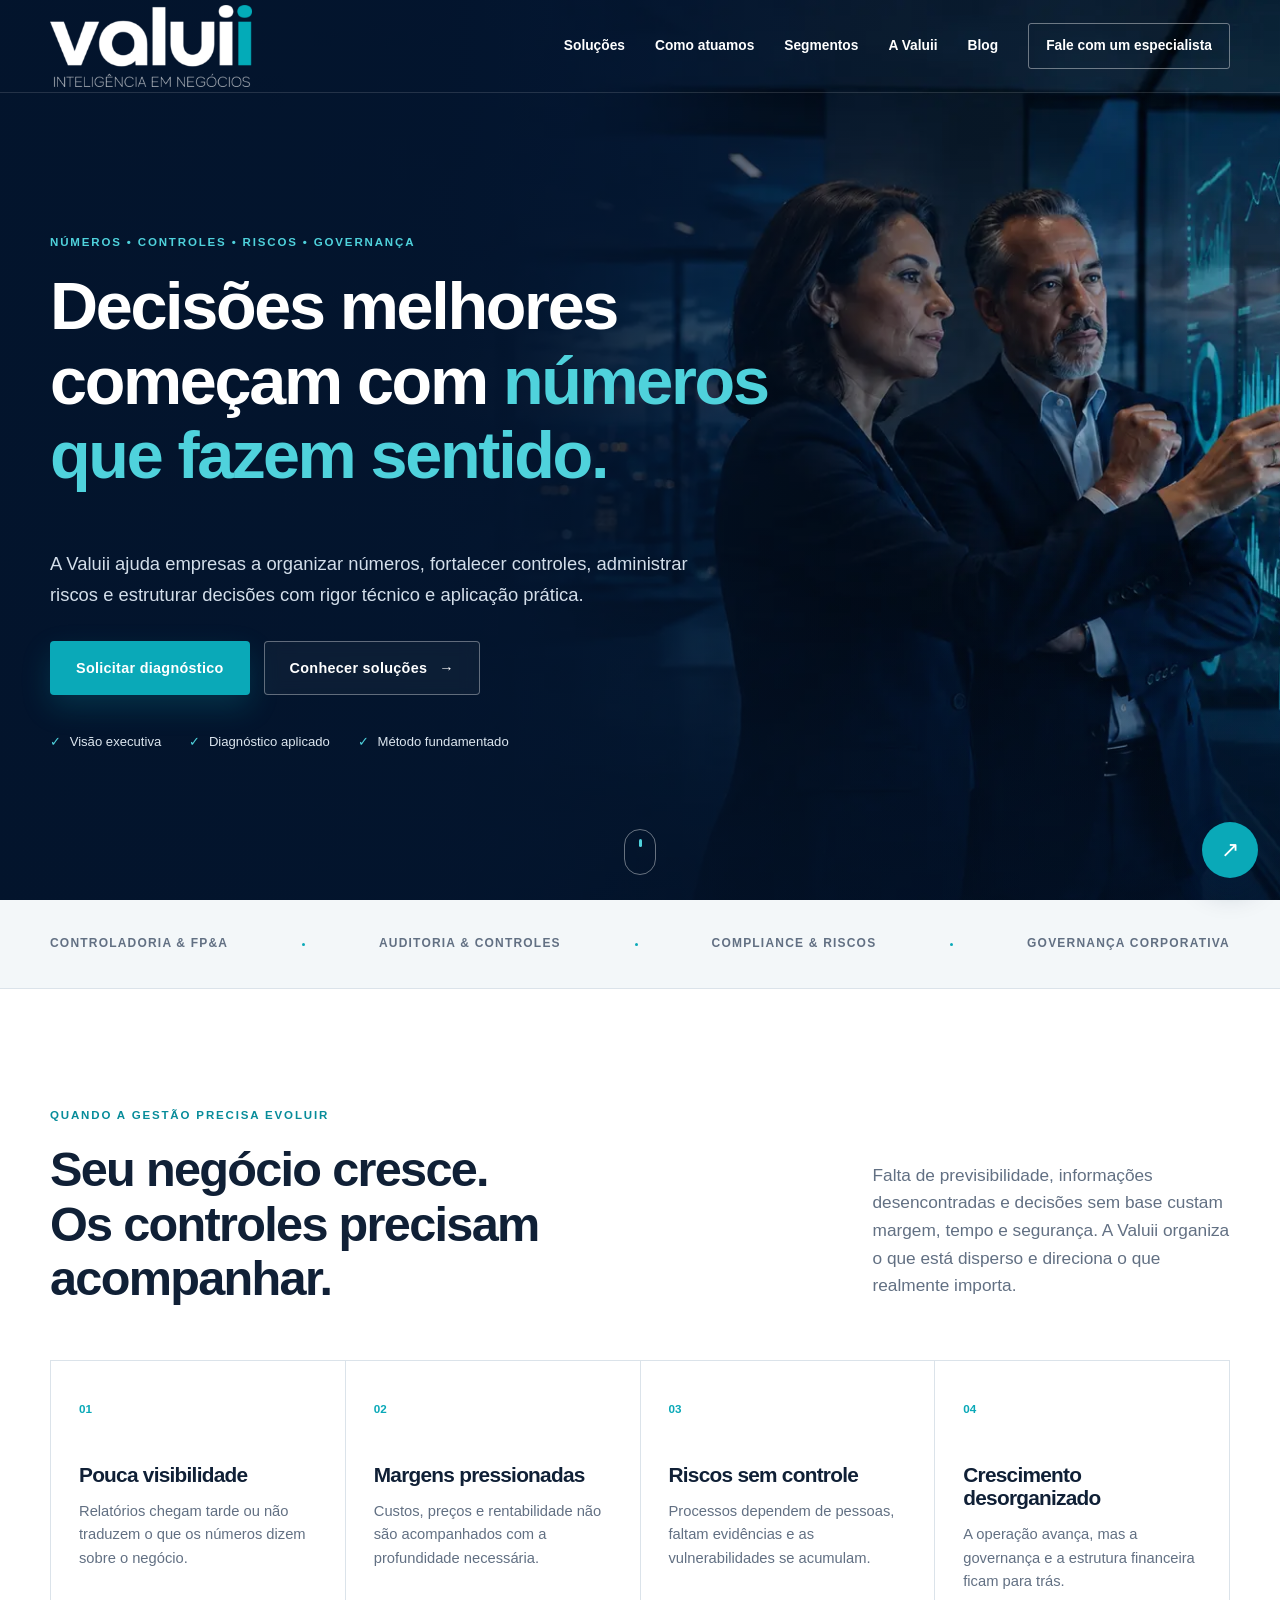
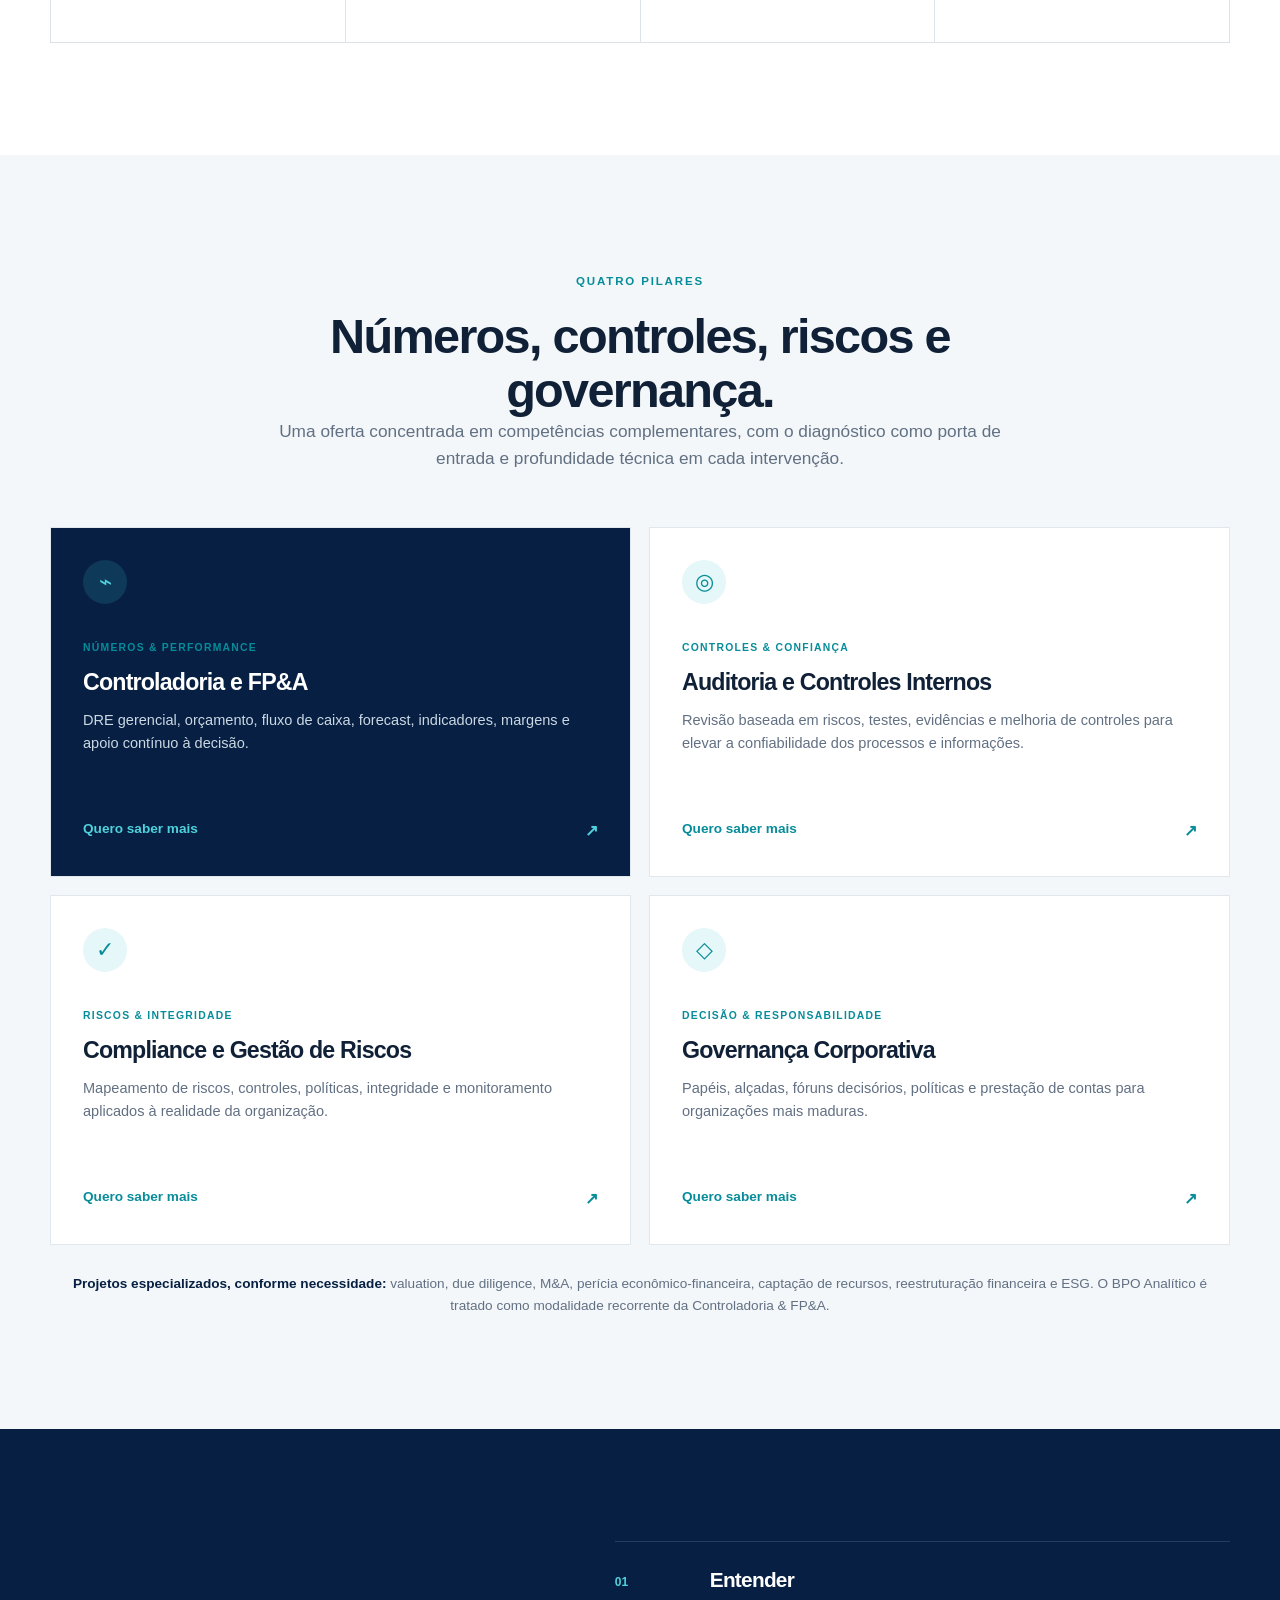
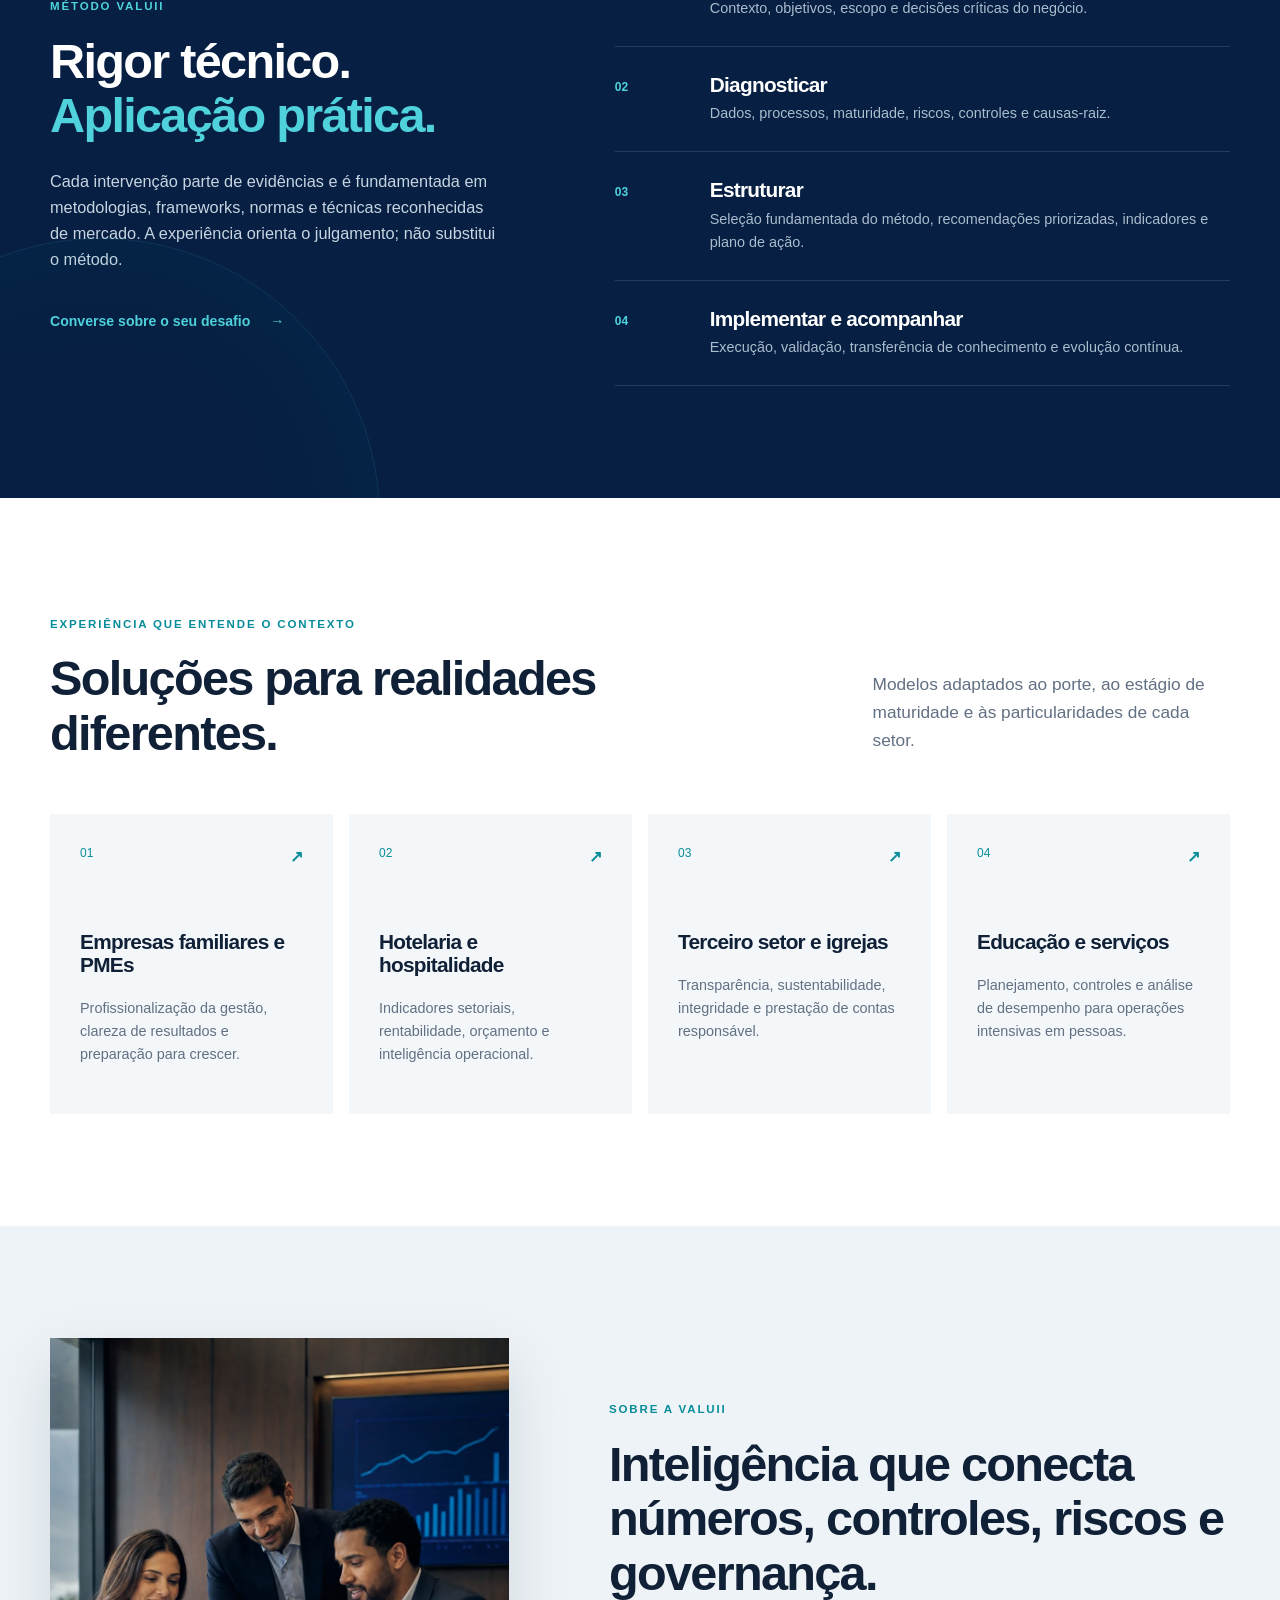
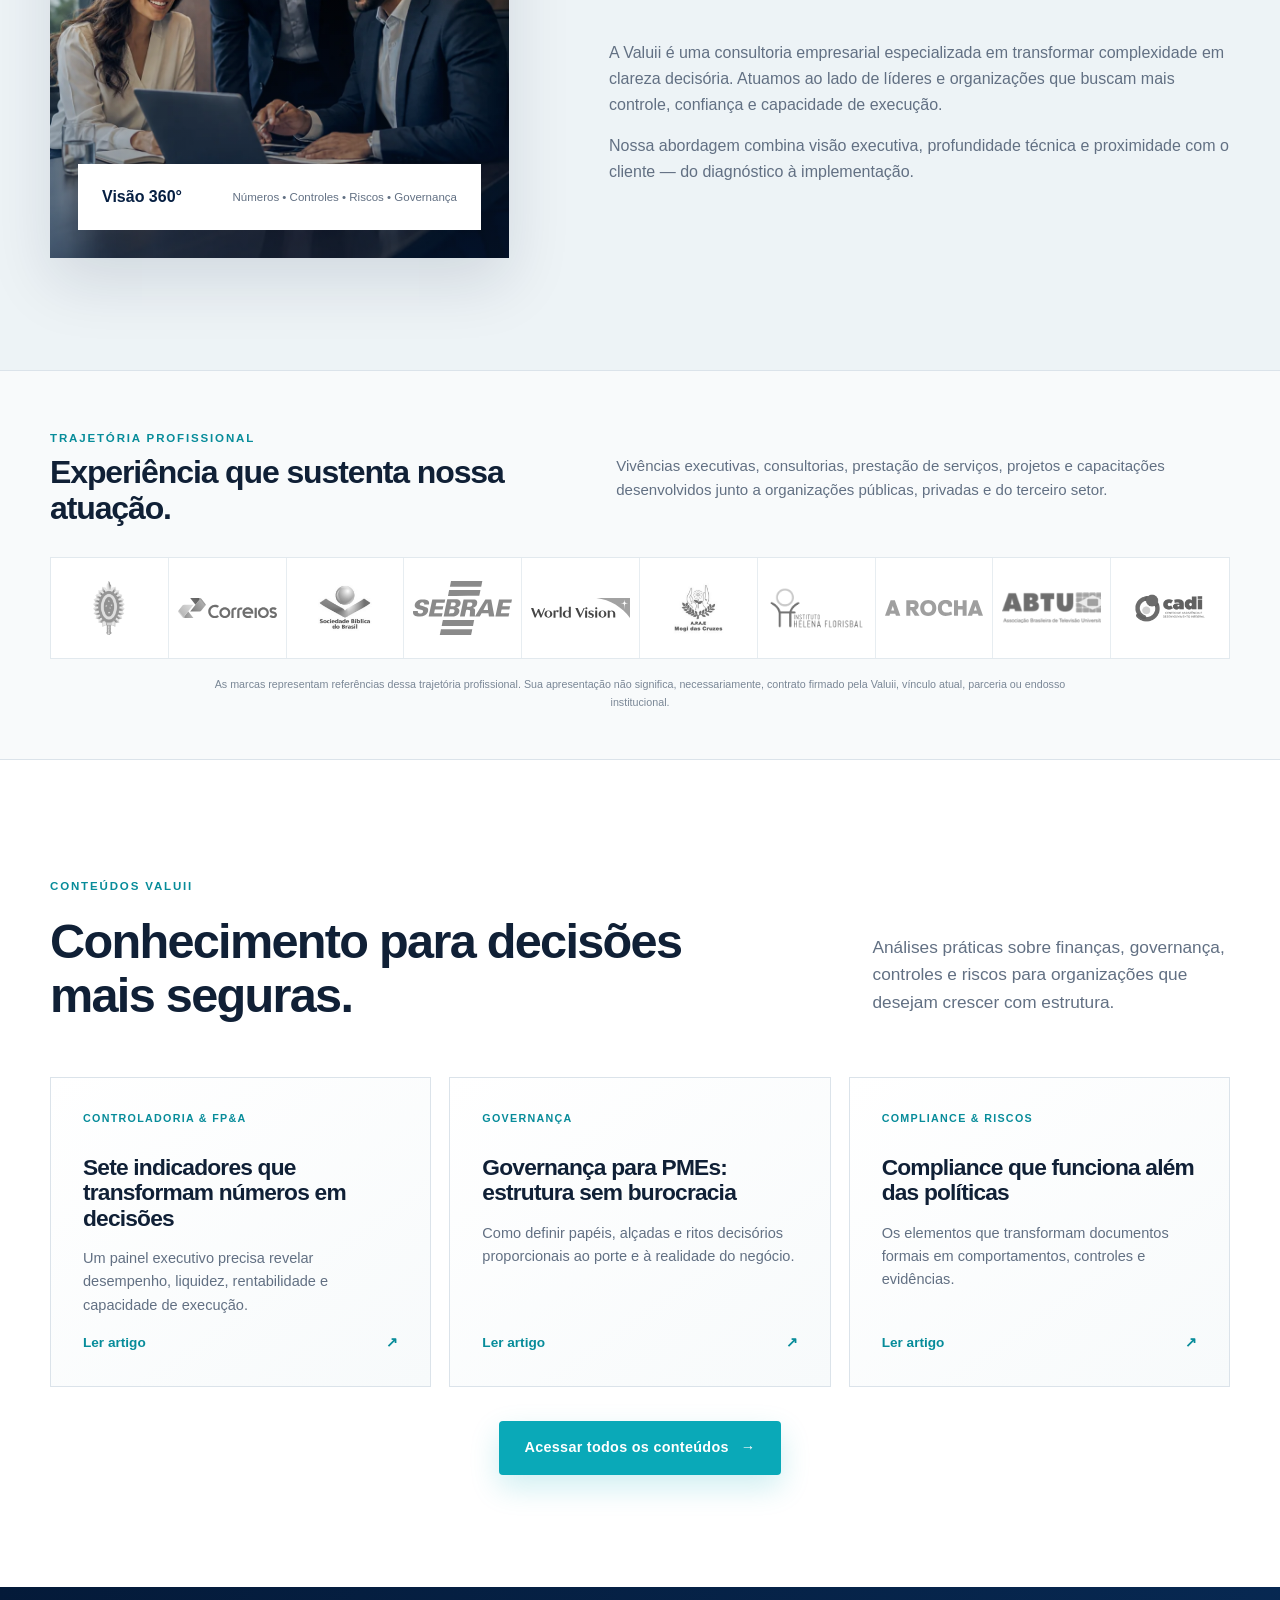
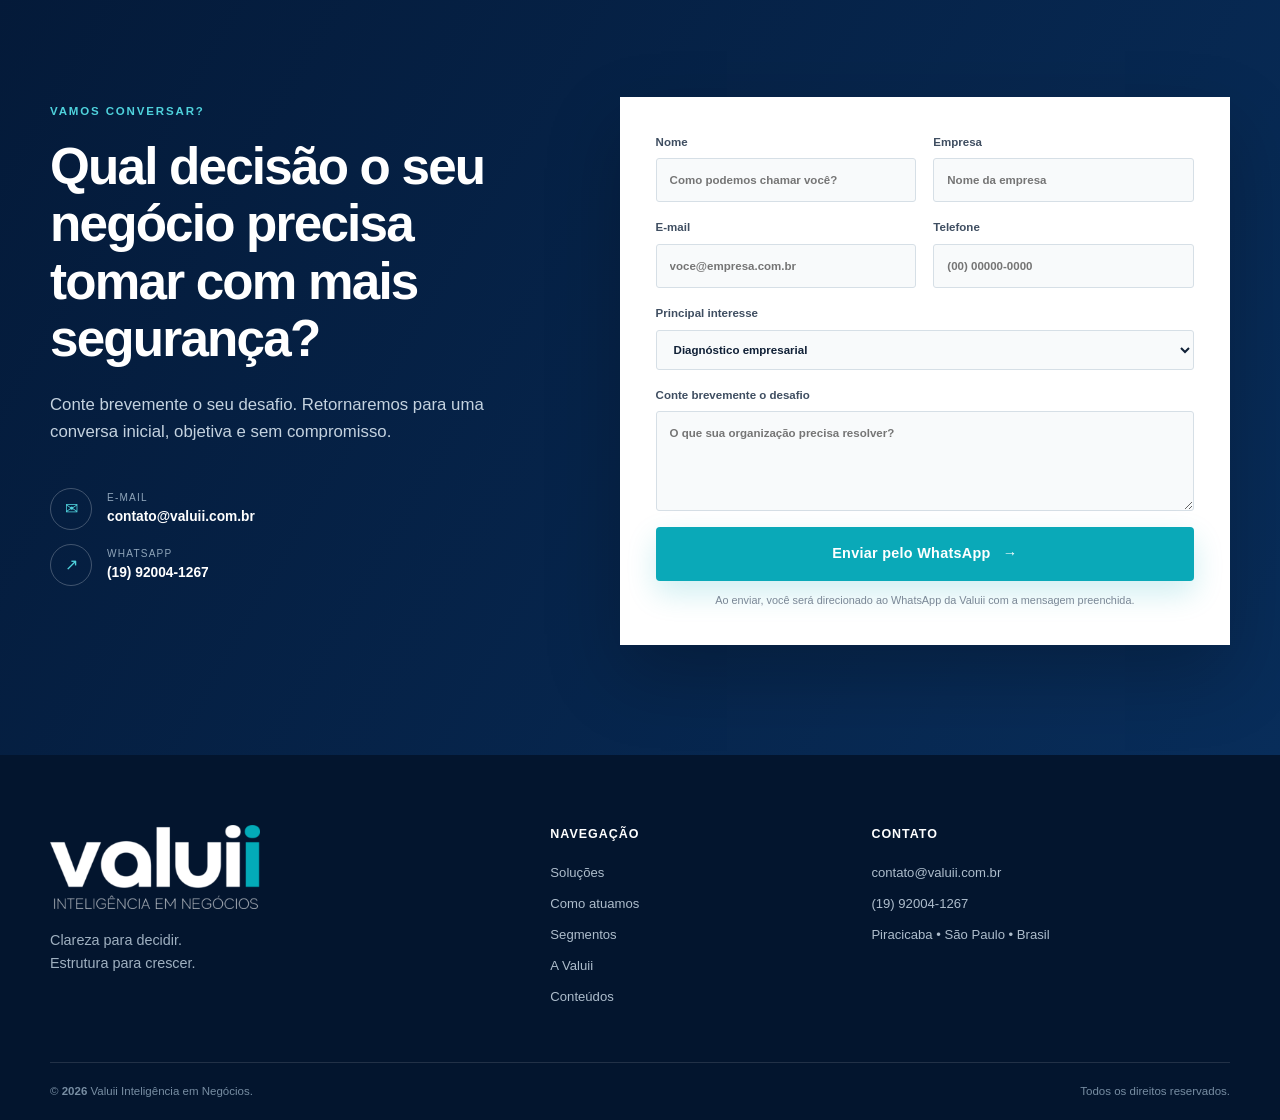
<file: index.html>
<!doctype html>
<html lang="pt-BR">
<head>
  <meta charset="utf-8">
  <meta name="viewport" content="width=device-width, initial-scale=1">
  <title>Valuii | Inteligência em Negócios</title>
  <meta name="description" content="Controladoria e FP&A, auditoria e controles internos, compliance e riscos e governança corporativa para decisões empresariais mais seguras.">
  <meta name="theme-color" content="#061f42">
  <meta property="og:title" content="Valuii | Inteligência em Negócios">
  <meta property="og:description" content="Números, controles, riscos e governança para decisões empresariais mais seguras.">
  <meta property="og:type" content="website">
  <meta property="og:locale" content="pt_BR">
  <meta property="og:url" content="https://www.valuii.com.br/">
  <link rel="canonical" href="https://www.valuii.com.br/">
  <link rel="icon" type="image/png" sizes="512x512" href="assets/favicon-valuii.png">
  <link rel="apple-touch-icon" href="assets/favicon-valuii.png">
  <link rel="preload" as="image" href="assets/hero-valuii.webp" fetchpriority="high">
  <link rel="stylesheet" href="styles.css?v=20260814h">
  <style>
    .solution-grid.focused-grid{grid-template-columns:repeat(2,1fr)}
    @media(max-width:700px){.solution-grid.focused-grid{grid-template-columns:1fr}}
  </style>
  <script type="application/ld+json">
  {"@context":"https://schema.org","@type":"ProfessionalService","name":"Valuii Inteligência em Negócios","url":"https://www.valuii.com.br/","email":"contato@valuii.com.br","telephone":"+55-19-92004-1267","areaServed":"Brasil","address":{"@type":"PostalAddress","addressLocality":"Piracicaba","addressRegion":"SP","addressCountry":"BR"}}
  </script>
</head>
<body>
  <a class="skip-link" href="#conteudo">Ir para o conteúdo</a>
  <header class="site-header" id="inicio">
    <div class="nav-wrap container">
      <a class="brand" href="#inicio" aria-label="Valuii — página inicial">
        <img src="assets/logo-valuii-light.png" alt="Valuii Inteligência em Negócios" width="299" height="120">
      </a>
      <button class="menu-toggle" type="button" aria-label="Abrir menu" aria-expanded="false" aria-controls="main-nav">
        <span></span><span></span><span></span>
      </button>
      <nav id="main-nav" class="main-nav" aria-label="Navegação principal">
        <a href="#solucoes">Soluções</a>
        <a href="#metodo">Como atuamos</a>
        <a href="#segmentos">Segmentos</a>
        <a href="#sobre">A Valuii</a>
        <a href="blog/">Blog</a>
        <a class="nav-cta" href="#contato">Fale com um especialista</a>
      </nav>
    </div>
  </header>

  <main id="conteudo">
    <section class="hero" aria-labelledby="hero-title">
      <div class="hero-image" aria-hidden="true"></div>
      <div class="hero-shade" aria-hidden="true"></div>
      <div class="container hero-grid">
        <div class="hero-copy reveal">
          <span class="eyebrow light">NÚMEROS • CONTROLES • RISCOS • GOVERNANÇA</span>
          <h1 id="hero-title">Decisões melhores começam com <em>números que fazem sentido.</em></h1>
          <p>A Valuii ajuda empresas a organizar números, fortalecer controles, administrar riscos e estruturar decisões com rigor técnico e aplicação prática.</p>
          <div class="hero-actions">
            <a class="button primary" href="#contato">Solicitar diagnóstico</a>
            <a class="button ghost" href="#solucoes">Conhecer soluções <span aria-hidden="true">→</span></a>
          </div>
          <div class="hero-proof" aria-label="Diferenciais da Valuii">
            <span><i aria-hidden="true">✓</i> Visão executiva</span>
            <span><i aria-hidden="true">✓</i> Diagnóstico aplicado</span>
            <span><i aria-hidden="true">✓</i> Método fundamentado</span>
          </div>
        </div>
      </div>
      <a class="scroll-cue" href="#desafios" aria-label="Ir para a próxima seção"><span></span></a>
    </section>

    <section class="trust-strip" aria-label="Áreas de atuação">
      <div class="container trust-items">
        <span>Controladoria &amp; FP&amp;A</span><i></i>
        <span>Auditoria &amp; Controles</span><i></i>
        <span>Compliance &amp; Riscos</span><i></i>
        <span>Governança Corporativa</span>
      </div>
    </section>

    <section class="section challenges" id="desafios">
      <div class="container">
        <div class="section-head split reveal">
          <div>
            <span class="eyebrow">QUANDO A GESTÃO PRECISA EVOLUIR</span>
            <h2>Seu negócio cresce.<br>Os controles precisam acompanhar.</h2>
          </div>
          <p>Falta de previsibilidade, informações desencontradas e decisões sem base custam margem, tempo e segurança. A Valuii organiza o que está disperso e direciona o que realmente importa.</p>
        </div>
        <div class="challenge-grid">
          <article class="challenge-card reveal"><span>01</span><h3>Pouca visibilidade</h3><p>Relatórios chegam tarde ou não traduzem o que os números dizem sobre o negócio.</p></article>
          <article class="challenge-card reveal"><span>02</span><h3>Margens pressionadas</h3><p>Custos, preços e rentabilidade não são acompanhados com a profundidade necessária.</p></article>
          <article class="challenge-card reveal"><span>03</span><h3>Riscos sem controle</h3><p>Processos dependem de pessoas, faltam evidências e as vulnerabilidades se acumulam.</p></article>
          <article class="challenge-card reveal"><span>04</span><h3>Crescimento desorganizado</h3><p>A operação avança, mas a governança e a estrutura financeira ficam para trás.</p></article>
        </div>
      </div>
    </section>

    <section class="section solutions" id="solucoes">
      <div class="container">
        <div class="section-head centered reveal">
          <span class="eyebrow">QUATRO PILARES</span>
          <h2>Números, controles, riscos e governança.</h2>
          <p>Uma oferta concentrada em competências complementares, com o diagnóstico como porta de entrada e profundidade técnica em cada intervenção.</p>
        </div>
        <div class="solution-grid focused-grid">
          <article class="solution-card featured reveal"><div class="icon">⌁</div><span>NÚMEROS &amp; PERFORMANCE</span><h3>Controladoria e FP&amp;A</h3><p>DRE gerencial, orçamento, fluxo de caixa, forecast, indicadores, margens e apoio contínuo à decisão.</p><a href="#contato" data-interest="Controladoria e FP&A">Quero saber mais <b>↗</b></a></article>
          <article class="solution-card reveal"><div class="icon">◎</div><span>CONTROLES &amp; CONFIANÇA</span><h3>Auditoria e Controles Internos</h3><p>Revisão baseada em riscos, testes, evidências e melhoria de controles para elevar a confiabilidade dos processos e informações.</p><a href="#contato" data-interest="Auditoria e Controles Internos">Quero saber mais <b>↗</b></a></article>
          <article class="solution-card reveal"><div class="icon">✓</div><span>RISCOS &amp; INTEGRIDADE</span><h3>Compliance e Gestão de Riscos</h3><p>Mapeamento de riscos, controles, políticas, integridade e monitoramento aplicados à realidade da organização.</p><a href="#contato" data-interest="Compliance e Gestão de Riscos">Quero saber mais <b>↗</b></a></article>
          <article class="solution-card reveal"><div class="icon">◇</div><span>DECISÃO &amp; RESPONSABILIDADE</span><h3>Governança Corporativa</h3><p>Papéis, alçadas, fóruns decisórios, políticas e prestação de contas para organizações mais maduras.</p><a href="#contato" data-interest="Governança Corporativa">Quero saber mais <b>↗</b></a></article>
        </div>
        <div class="solutions-note reveal"><strong>Projetos especializados, conforme necessidade:</strong> valuation, due diligence, M&amp;A, perícia econômico-financeira, captação de recursos, reestruturação financeira e ESG. O BPO Analítico é tratado como modalidade recorrente da Controladoria &amp; FP&amp;A.</div>
      </div>
    </section>

    <section class="section method" id="metodo">
      <div class="method-glow" aria-hidden="true"></div>
      <div class="container method-grid">
        <div class="method-copy reveal">
          <span class="eyebrow light">MÉTODO VALUII</span>
          <h2>Rigor técnico.<br><em>Aplicação prática.</em></h2>
          <p>Cada intervenção parte de evidências e é fundamentada em metodologias, frameworks, normas e técnicas reconhecidas de mercado. A experiência orienta o julgamento; não substitui o método.</p>
          <a class="text-link" href="#contato">Converse sobre o seu desafio <span>→</span></a>
        </div>
        <ol class="method-steps">
          <li class="reveal"><span>01</span><div><h3>Entender</h3><p>Contexto, objetivos, escopo e decisões críticas do negócio.</p></div></li>
          <li class="reveal"><span>02</span><div><h3>Diagnosticar</h3><p>Dados, processos, maturidade, riscos, controles e causas-raiz.</p></div></li>
          <li class="reveal"><span>03</span><div><h3>Estruturar</h3><p>Seleção fundamentada do método, recomendações priorizadas, indicadores e plano de ação.</p></div></li>
          <li class="reveal"><span>04</span><div><h3>Implementar e acompanhar</h3><p>Execução, validação, transferência de conhecimento e evolução contínua.</p></div></li>
        </ol>
      </div>
    </section>

    <section class="section segments" id="segmentos">
      <div class="container">
        <div class="section-head split reveal">
          <div><span class="eyebrow">EXPERIÊNCIA QUE ENTENDE O CONTEXTO</span><h2>Soluções para realidades diferentes.</h2></div>
          <p>Modelos adaptados ao porte, ao estágio de maturidade e às particularidades de cada setor.</p>
        </div>
        <div class="segment-grid">
          <article class="segment-card reveal"><div class="segment-top"><span>01</span><b>↗</b></div><h3>Empresas familiares e PMEs</h3><p>Profissionalização da gestão, clareza de resultados e preparação para crescer.</p></article>
          <article class="segment-card reveal"><div class="segment-top"><span>02</span><b>↗</b></div><h3>Hotelaria e hospitalidade</h3><p>Indicadores setoriais, rentabilidade, orçamento e inteligência operacional.</p></article>
          <article class="segment-card reveal"><div class="segment-top"><span>03</span><b>↗</b></div><h3>Terceiro setor e igrejas</h3><p>Transparência, sustentabilidade, integridade e prestação de contas responsável.</p></article>
          <article class="segment-card reveal"><div class="segment-top"><span>04</span><b>↗</b></div><h3>Educação e serviços</h3><p>Planejamento, controles e análise de desempenho para operações intensivas em pessoas.</p></article>
        </div>
      </div>
    </section>

    <section class="section about" id="sobre">
      <div class="container about-grid">
        <div class="about-visual reveal">
          <img class="about-photo" src="assets/about-consultoria-premium.webp" alt="Equipe de consultoria analisando indicadores financeiros" width="1000" height="1250" loading="lazy">
          <div class="about-badge"><strong>Visão 360°</strong><span>Números • Controles • Riscos • Governança</span></div>
        </div>
        <div class="about-copy reveal">
          <span class="eyebrow">SOBRE A VALUII</span>
          <h2>Inteligência que conecta números, controles, riscos e governança.</h2>
          <p>A Valuii é uma consultoria empresarial especializada em transformar complexidade em clareza decisória. Atuamos ao lado de líderes e organizações que buscam mais controle, confiança e capacidade de execução.</p>
          <p>Nossa abordagem combina visão executiva, profundidade técnica e proximidade com o cliente — do diagnóstico à implementação.</p>
        </div>
      </div>
    </section>

    <section class="experience-strip" id="experiencia" aria-labelledby="experience-title">
      <div class="container">
        <div class="experience-head reveal">
          <span class="eyebrow">TRAJETÓRIA PROFISSIONAL</span>
          <h2 id="experience-title">Experiência que sustenta nossa atuação.</h2>
          <p>Vivências executivas, consultorias, prestação de serviços, projetos e capacitações desenvolvidos junto a organizações públicas, privadas e do terceiro setor.</p>
        </div>
        <ul class="experience-grid" role="list" aria-label="Organizações que fazem parte da trajetória profissional que sustenta a Valuii">
          <li class="experience-brand reveal"><img src="assets/experience/exercito-brasileiro-claro.png" alt="Exército Brasileiro" loading="lazy"></li>
          <li class="experience-brand reveal"><img src="assets/experience/correios.svg" alt="Correios" loading="lazy"></li>
          <li class="experience-brand reveal"><img src="assets/experience/sociedade-biblica-brasil.jpg" alt="Sociedade Bíblica do Brasil" loading="lazy"></li>
          <li class="experience-brand reveal"><img src="assets/experience/sebrae.svg" alt="Sebrae" loading="lazy"></li>
          <li class="experience-brand reveal"><img src="assets/experience/visao-mundial.svg" alt="Visão Mundial Brasil" loading="lazy"></li>
          <li class="experience-brand reveal"><img src="assets/experience/apae-mogi.jpg" alt="APAE de Mogi das Cruzes" loading="lazy"></li>
          <li class="experience-brand reveal"><img src="assets/experience/instituto-helena-florisbal.png" alt="Instituto Helena Florisbal" loading="lazy"></li>
          <li class="experience-brand reveal"><img src="assets/experience/a-rocha.svg" alt="A Rocha Internacional" loading="lazy"></li>
          <li class="experience-brand reveal"><img src="assets/experience/abtu.png" alt="ABTU — Associação Brasileira de Televisão Universitária" loading="lazy"></li>
          <li class="experience-brand reveal"><img src="assets/experience/cadi-brasil.png" alt="CADI Brasil" loading="lazy"></li>
        </ul>
        <p class="experience-note reveal">As marcas representam referências dessa trajetória profissional. Sua apresentação não significa, necessariamente, contrato firmado pela Valuii, vínculo atual, parceria ou endosso institucional.</p>
      </div>
    </section>

    <section class="section insights" id="conteudos">
      <div class="container">
        <div class="section-head split reveal">
          <div><span class="eyebrow">CONTEÚDOS VALUII</span><h2>Conhecimento para decisões mais seguras.</h2></div>
          <p>Análises práticas sobre finanças, governança, controles e riscos para organizações que desejam crescer com estrutura.</p>
        </div>
        <div class="insight-grid">
          <article class="insight-card reveal"><span>CONTROLADORIA &amp; FP&amp;A</span><h3>Sete indicadores que transformam números em decisões</h3><p>Um painel executivo precisa revelar desempenho, liquidez, rentabilidade e capacidade de execução.</p><a href="blog/indicadores-gestao-financeira/">Ler artigo <b>↗</b></a></article>
          <article class="insight-card reveal"><span>GOVERNANÇA</span><h3>Governança para PMEs: estrutura sem burocracia</h3><p>Como definir papéis, alçadas e ritos decisórios proporcionais ao porte e à realidade do negócio.</p><a href="blog/governanca-pmes/">Ler artigo <b>↗</b></a></article>
          <article class="insight-card reveal"><span>COMPLIANCE &amp; RISCOS</span><h3>Compliance que funciona além das políticas</h3><p>Os elementos que transformam documentos formais em comportamentos, controles e evidências.</p><a href="blog/compliance-na-pratica/">Ler artigo <b>↗</b></a></article>
        </div>
        <div class="insights-action reveal"><a class="button primary" href="blog/">Acessar todos os conteúdos <span>→</span></a></div>
      </div>
    </section>

    <section class="contact" id="contato">
      <div class="container contact-grid">
        <div class="contact-copy reveal">
          <span class="eyebrow light">VAMOS CONVERSAR?</span>
          <h2>Qual decisão o seu negócio precisa tomar com mais segurança?</h2>
          <p>Conte brevemente o seu desafio. Retornaremos para uma conversa inicial, objetiva e sem compromisso.</p>
          <div class="contact-direct">
            <a href="mailto:contato@valuii.com.br"><span>✉</span><div><small>E-MAIL</small><strong>contato@valuii.com.br</strong></div></a>
            <a href="https://wa.me/5519920041267" target="_blank" rel="noopener"><span>↗</span><div><small>WHATSAPP</small><strong>(19) 92004-1267</strong></div></a>
          </div>
        </div>
        <form class="contact-form reveal" id="contact-form">
          <div class="form-row"><label>Nome<input id="name" name="name" type="text" autocomplete="name" required placeholder="Como podemos chamar você?"></label><label>Empresa<input id="company" name="company" type="text" autocomplete="organization" placeholder="Nome da empresa"></label></div>
          <div class="form-row"><label>E-mail<input id="email" name="email" type="email" autocomplete="email" required placeholder="voce@empresa.com.br"></label><label>Telefone<input id="phone" name="phone" type="tel" autocomplete="tel" placeholder="(00) 00000-0000"></label></div>
          <label>Principal interesse<select id="interest" name="interest"><option>Diagnóstico empresarial</option><option>Controladoria e FP&amp;A</option><option>Auditoria e Controles Internos</option><option>Compliance e Gestão de Riscos</option><option>Governança Corporativa</option><option>Projeto especializado</option><option>Outro assunto</option></select></label>
          <label>Conte brevemente o desafio<textarea id="message" name="message" rows="4" required placeholder="O que sua organização precisa resolver?"></textarea></label>
          <button class="button primary full" type="submit">Enviar pelo WhatsApp <span>→</span></button>
          <p class="form-note">Ao enviar, você será direcionado ao WhatsApp da Valuii com a mensagem preenchida.</p>
        </form>
      </div>
    </section>
  </main>

  <footer class="footer">
    <div class="container footer-main">
      <div class="footer-brand"><img src="assets/logo-valuii-light.png" alt="Valuii Inteligência em Negócios" width="299" height="120"><p>Clareza para decidir.<br>Estrutura para crescer.</p></div>
      <div class="footer-links"><strong>Navegação</strong><a href="#solucoes">Soluções</a><a href="#metodo">Como atuamos</a><a href="#segmentos">Segmentos</a><a href="#sobre">A Valuii</a><a href="blog/">Conteúdos</a></div>
      <div class="footer-links"><strong>Contato</strong><a href="mailto:contato@valuii.com.br">contato@valuii.com.br</a><a href="https://wa.me/5519920041267" target="_blank" rel="noopener">(19) 92004-1267</a><span>Piracicaba • São Paulo • Brasil</span></div>
    </div>
    <div class="container footer-bottom"><span>© <b id="year"></b> Valuii Inteligência em Negócios.</span><span>Todos os direitos reservados.</span></div>
  </footer>

  <a class="whatsapp-float" href="https://wa.me/5519920041267?text=Ol%C3%A1%2C%20gostaria%20de%20conhecer%20as%20solu%C3%A7%C3%B5es%20da%20Valuii." target="_blank" rel="noopener" aria-label="Conversar com a Valuii pelo WhatsApp"><span>↗</span></a>
  <script src="script.js" defer></script>
</body>
</html>
</file>
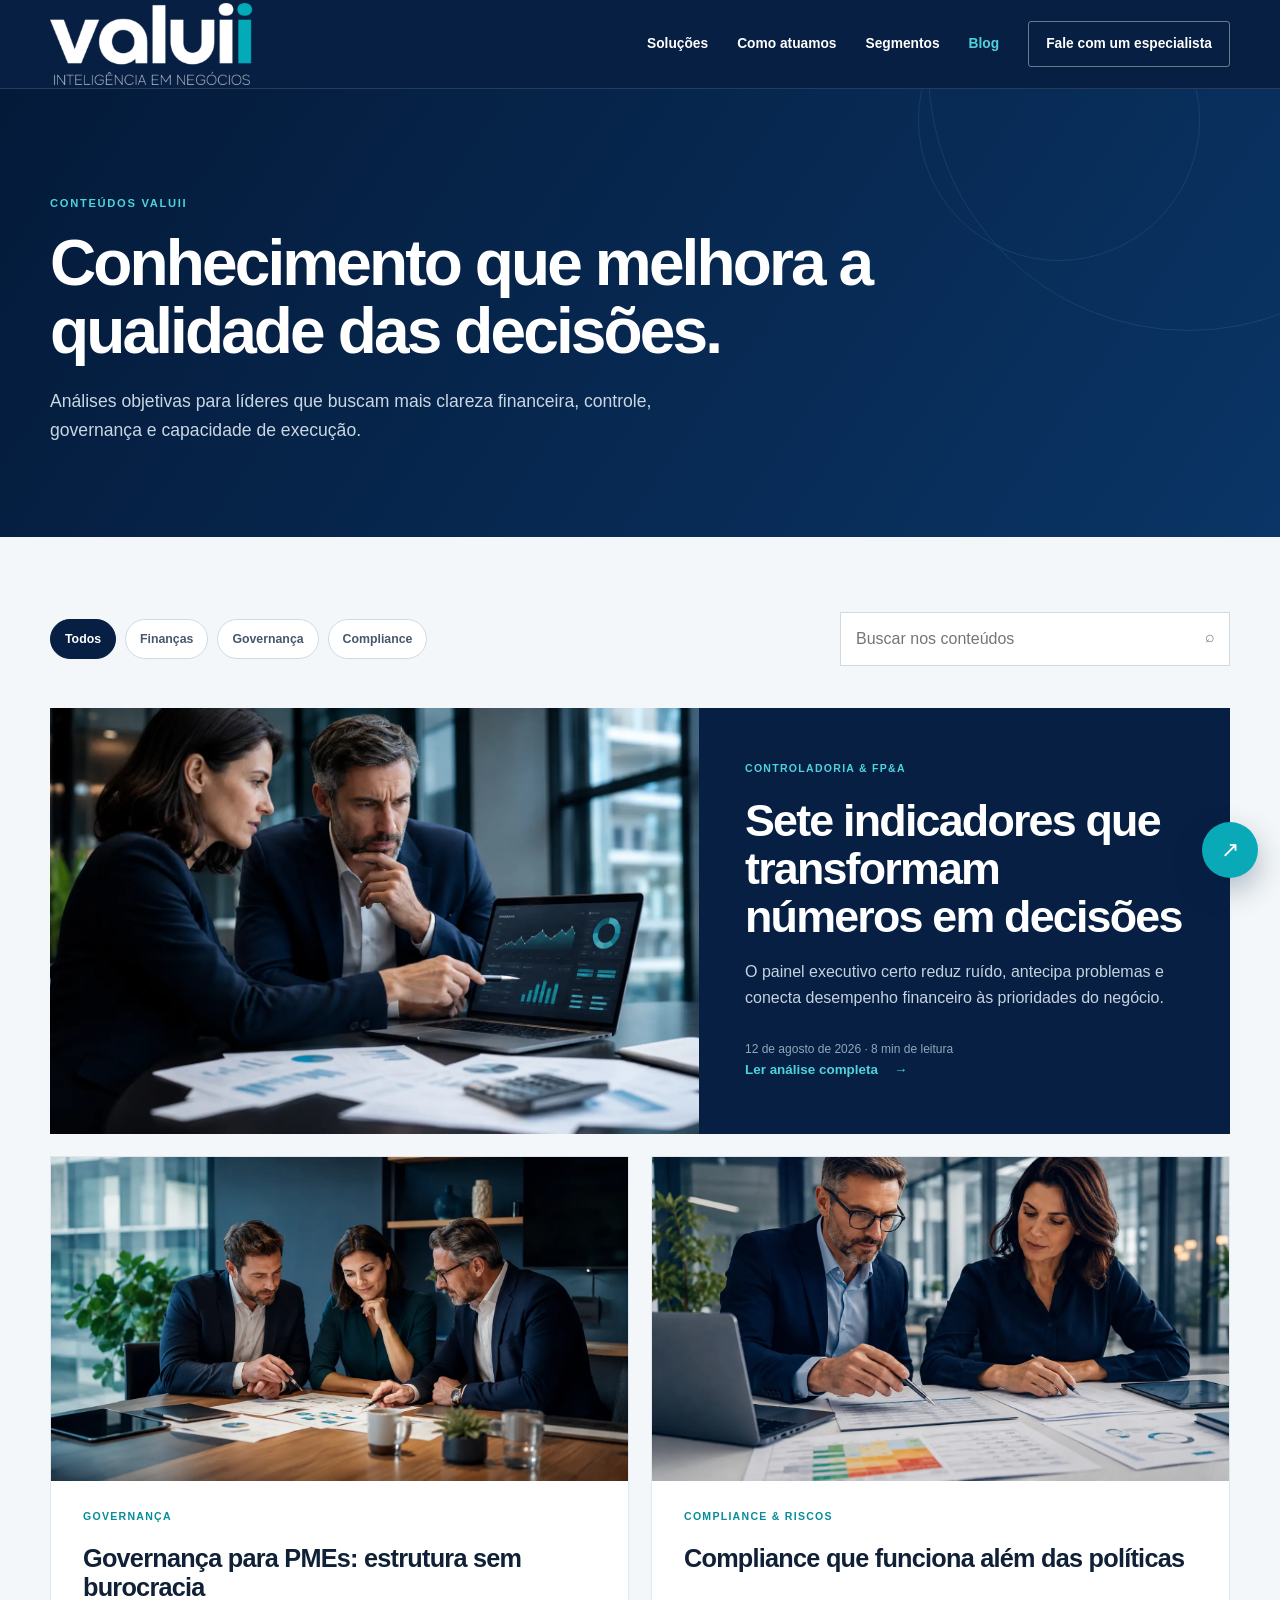
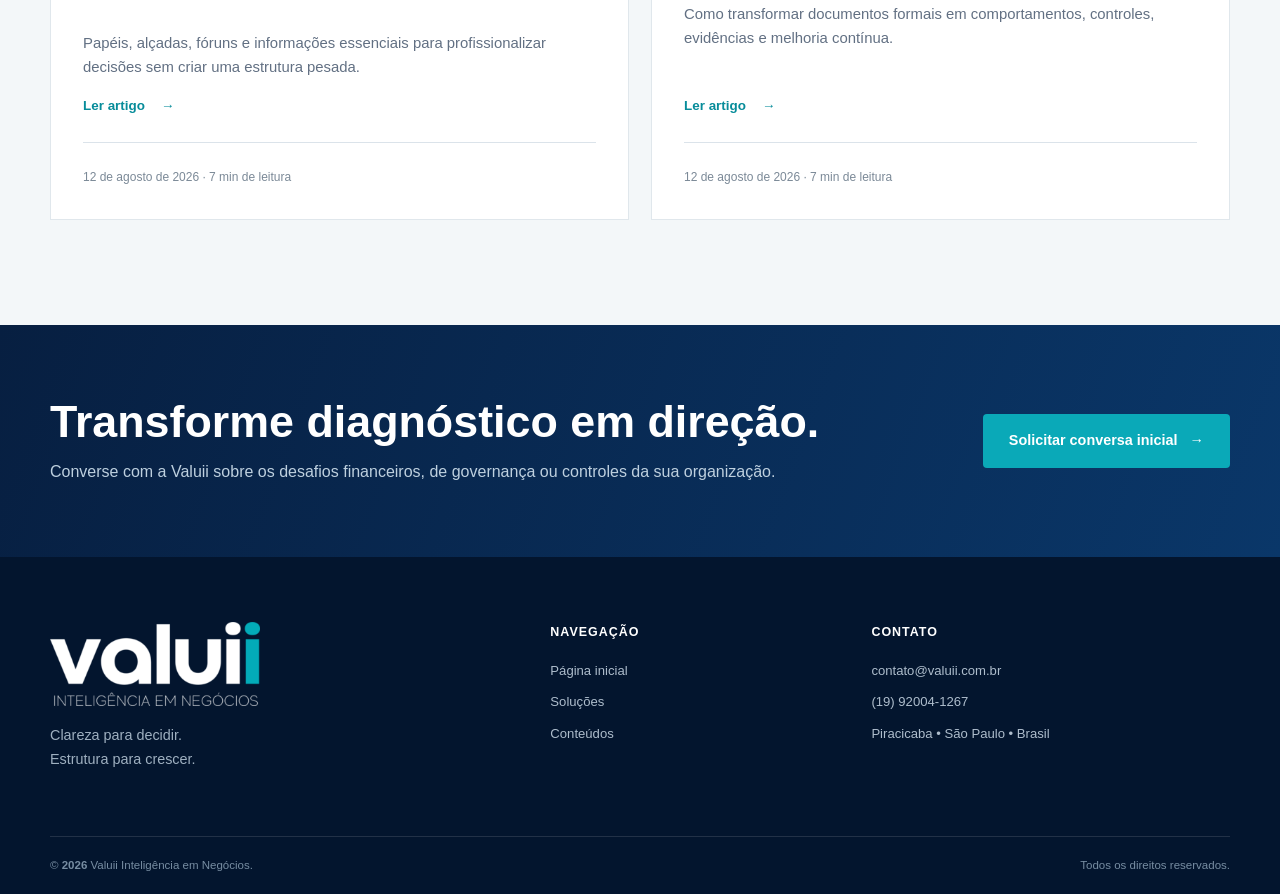
<file: blog/index.html>
<!doctype html>
<html lang="pt-BR">
<head>
  <meta charset="utf-8">
  <meta name="viewport" content="width=device-width,initial-scale=1">
  <title>Conteúdos Valuii | Finanças, Governança, Auditoria e Compliance</title>
  <meta name="description" content="Análises práticas da Valuii sobre controladoria, finanças, governança, auditoria, compliance, riscos e estratégia empresarial.">
  <meta name="theme-color" content="#061f42">
  <meta property="og:title" content="Conteúdos Valuii">
  <meta property="og:description" content="Conhecimento aplicado para decisões empresariais mais seguras.">
  <meta property="og:type" content="website">
  <meta property="og:url" content="https://www.valuii.com.br/blog/">
  <meta property="og:image" content="https://www.valuii.com.br/assets/blog/indicadores-gestao-financeira.webp">
  <meta property="og:image:alt" content="Executivos analisando indicadores financeiros em um painel digital">
  <meta name="twitter:card" content="summary_large_image">
  <meta name="twitter:image" content="https://www.valuii.com.br/assets/blog/indicadores-gestao-financeira.webp">
  <link rel="canonical" href="https://www.valuii.com.br/blog/">
  <link rel="icon" type="image/png" sizes="512x512" href="../assets/favicon-valuii.png">
  <link rel="apple-touch-icon" href="../assets/favicon-valuii.png">
  <link rel="stylesheet" href="blog.css">
  <script type="application/ld+json">{"@context":"https://schema.org","@type":"Blog","name":"Conteúdos Valuii","url":"https://www.valuii.com.br/blog/","description":"Análises práticas sobre finanças, governança, controles, riscos e estratégia empresarial.","publisher":{"@type":"Organization","name":"Valuii Inteligência em Negócios","url":"https://www.valuii.com.br/"}}</script>
</head>
<body>
  <a class="skip-link" href="#conteudo">Ir para o conteúdo</a>
  <header class="site-header">
    <div class="nav-wrap container">
      <a class="brand" href="../" aria-label="Valuii — página inicial"><img src="../assets/logo-valuii-light.png" alt="Valuii Inteligência em Negócios" width="299" height="120"></a>
      <button class="menu-toggle" type="button" aria-label="Abrir menu" aria-expanded="false" aria-controls="main-nav"><span></span><span></span><span></span></button>
      <nav id="main-nav" class="main-nav" aria-label="Navegação principal"><a href="../#solucoes">Soluções</a><a href="../#metodo">Como atuamos</a><a href="../#segmentos">Segmentos</a><a href="./" aria-current="page">Blog</a><a class="nav-cta" href="../#contato">Fale com um especialista</a></nav>
    </div>
  </header>
  <main id="conteudo">
    <section class="blog-hero">
      <div class="container"><span class="eyebrow">CONTEÚDOS VALUII</span><h1>Conhecimento que melhora a qualidade das decisões.</h1><p>Análises objetivas para líderes que buscam mais clareza financeira, controle, governança e capacidade de execução.</p></div>
    </section>
    <section class="blog-main">
      <div class="container">
        <div class="toolbar" aria-label="Ferramentas de busca e filtro">
          <div class="filters"><button class="filter active" type="button" data-filter="todos">Todos</button><button class="filter" type="button" data-filter="financas">Finanças</button><button class="filter" type="button" data-filter="governanca">Governança</button><button class="filter" type="button" data-filter="compliance">Compliance</button></div>
          <label class="search"><span aria-hidden="true">⌕</span><input id="blog-search" type="search" placeholder="Buscar nos conteúdos" aria-label="Buscar nos conteúdos"></label>
        </div>
        <article class="featured-post" data-category="financas">
          <a class="featured-visual" href="indicadores-gestao-financeira/" aria-label="Ler: Sete indicadores que transformam números em decisões"><img src="../assets/blog/indicadores-gestao-financeira.webp" alt="Executivos analisando indicadores financeiros em um painel digital" width="1600" height="900" fetchpriority="high"></a>
          <div class="featured-copy"><span class="tag">Controladoria &amp; FP&amp;A</span><h2>Sete indicadores que transformam números em decisões</h2><p>O painel executivo certo reduz ruído, antecipa problemas e conecta desempenho financeiro às prioridades do negócio.</p><span class="meta">12 de agosto de 2026 · 8 min de leitura</span><a class="read-link" href="indicadores-gestao-financeira/">Ler análise completa <span>→</span></a></div>
        </article>
        <div class="post-grid">
          <article class="post-card" data-category="governanca"><a class="post-image" href="governanca-pmes/" aria-label="Ler: Governança para PMEs: estrutura sem burocracia"><img src="../assets/blog/governanca-pmes.webp" alt="Líderes empresariais definindo responsabilidades e decisões de governança" width="1600" height="900" loading="lazy"></a><div class="post-card-copy"><span class="tag">Governança</span><h2>Governança para PMEs: estrutura sem burocracia</h2><p>Papéis, alçadas, fóruns e informações essenciais para profissionalizar decisões sem criar uma estrutura pesada.</p><a class="read-link" href="governanca-pmes/">Ler artigo <span>→</span></a><span class="meta">12 de agosto de 2026 · 7 min de leitura</span></div></article>
          <article class="post-card" data-category="compliance"><a class="post-image" href="compliance-na-pratica/" aria-label="Ler: Compliance que funciona além das políticas"><img src="../assets/blog/compliance-na-pratica.webp" alt="Especialistas revisando controles, riscos e evidências de compliance" width="1600" height="900" loading="lazy"></a><div class="post-card-copy"><span class="tag">Compliance &amp; Riscos</span><h2>Compliance que funciona além das políticas</h2><p>Como transformar documentos formais em comportamentos, controles, evidências e melhoria contínua.</p><a class="read-link" href="compliance-na-pratica/">Ler artigo <span>→</span></a><span class="meta">12 de agosto de 2026 · 7 min de leitura</span></div></article>
        </div>
        <div class="empty">Nenhum conteúdo corresponde à busca realizada.</div>
      </div>
    </section>
    <section class="newsletter"><div class="container newsletter-grid"><div><h2>Transforme diagnóstico em direção.</h2><p>Converse com a Valuii sobre os desafios financeiros, de governança ou controles da sua organização.</p></div><a class="button" href="../#contato">Solicitar conversa inicial <span>→</span></a></div></section>
  </main>
  <footer class="footer"><div class="container footer-main"><div class="footer-brand"><img src="../assets/logo-valuii-light.png" alt="Valuii Inteligência em Negócios" width="299" height="120"><p>Clareza para decidir.<br>Estrutura para crescer.</p></div><div class="footer-links"><strong>Navegação</strong><a href="../">Página inicial</a><a href="../#solucoes">Soluções</a><a href="./">Conteúdos</a></div><div class="footer-links"><strong>Contato</strong><a href="mailto:contato@valuii.com.br">contato@valuii.com.br</a><a href="https://wa.me/5519920041267" target="_blank" rel="noopener">(19) 92004-1267</a><span>Piracicaba • São Paulo • Brasil</span></div></div><div class="container footer-bottom"><span>© <b data-year></b> Valuii Inteligência em Negócios.</span><span>Todos os direitos reservados.</span></div></footer>
  <a class="whatsapp-float" href="https://wa.me/5519920041267?text=Ol%C3%A1%2C%20gostaria%20de%20conhecer%20as%20solu%C3%A7%C3%B5es%20da%20Valuii." target="_blank" rel="noopener" aria-label="Conversar com a Valuii pelo WhatsApp">↗</a>
  <script src="blog.js" defer></script>
</body>
</html>
</file>
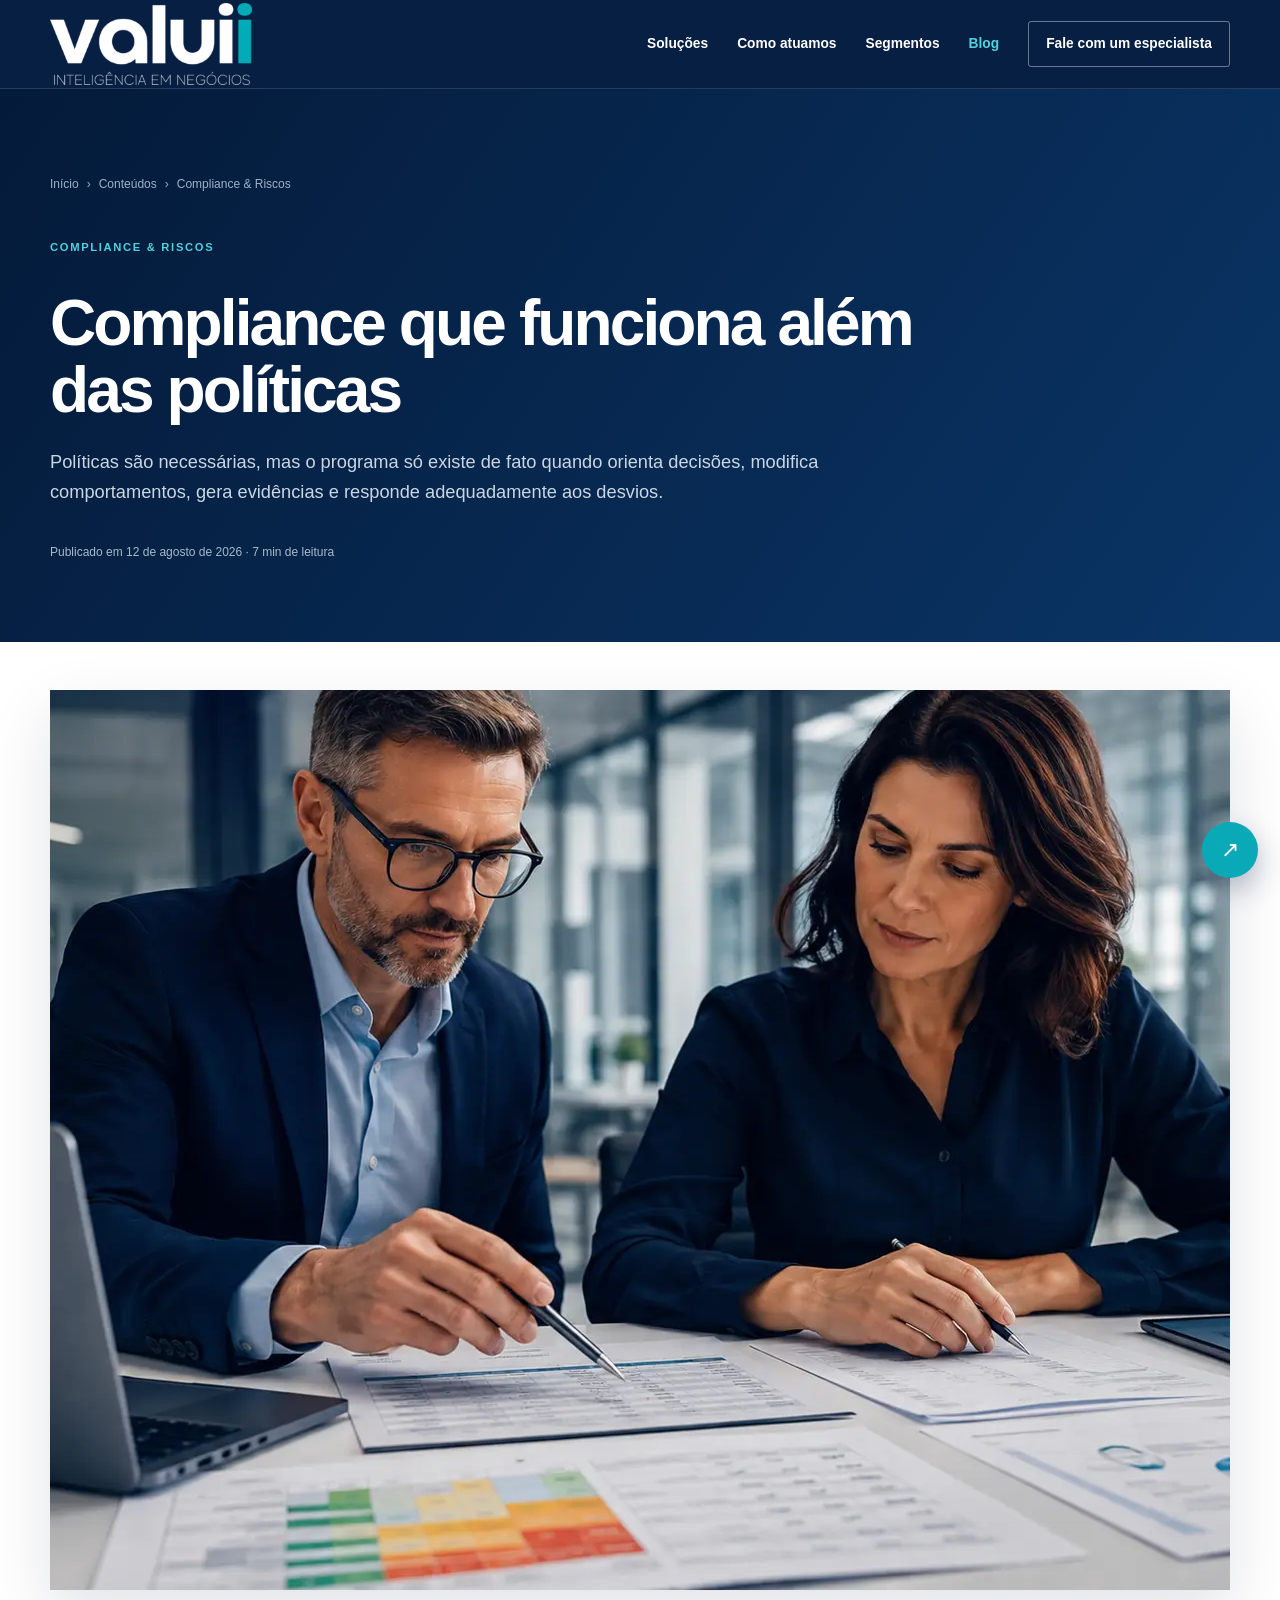
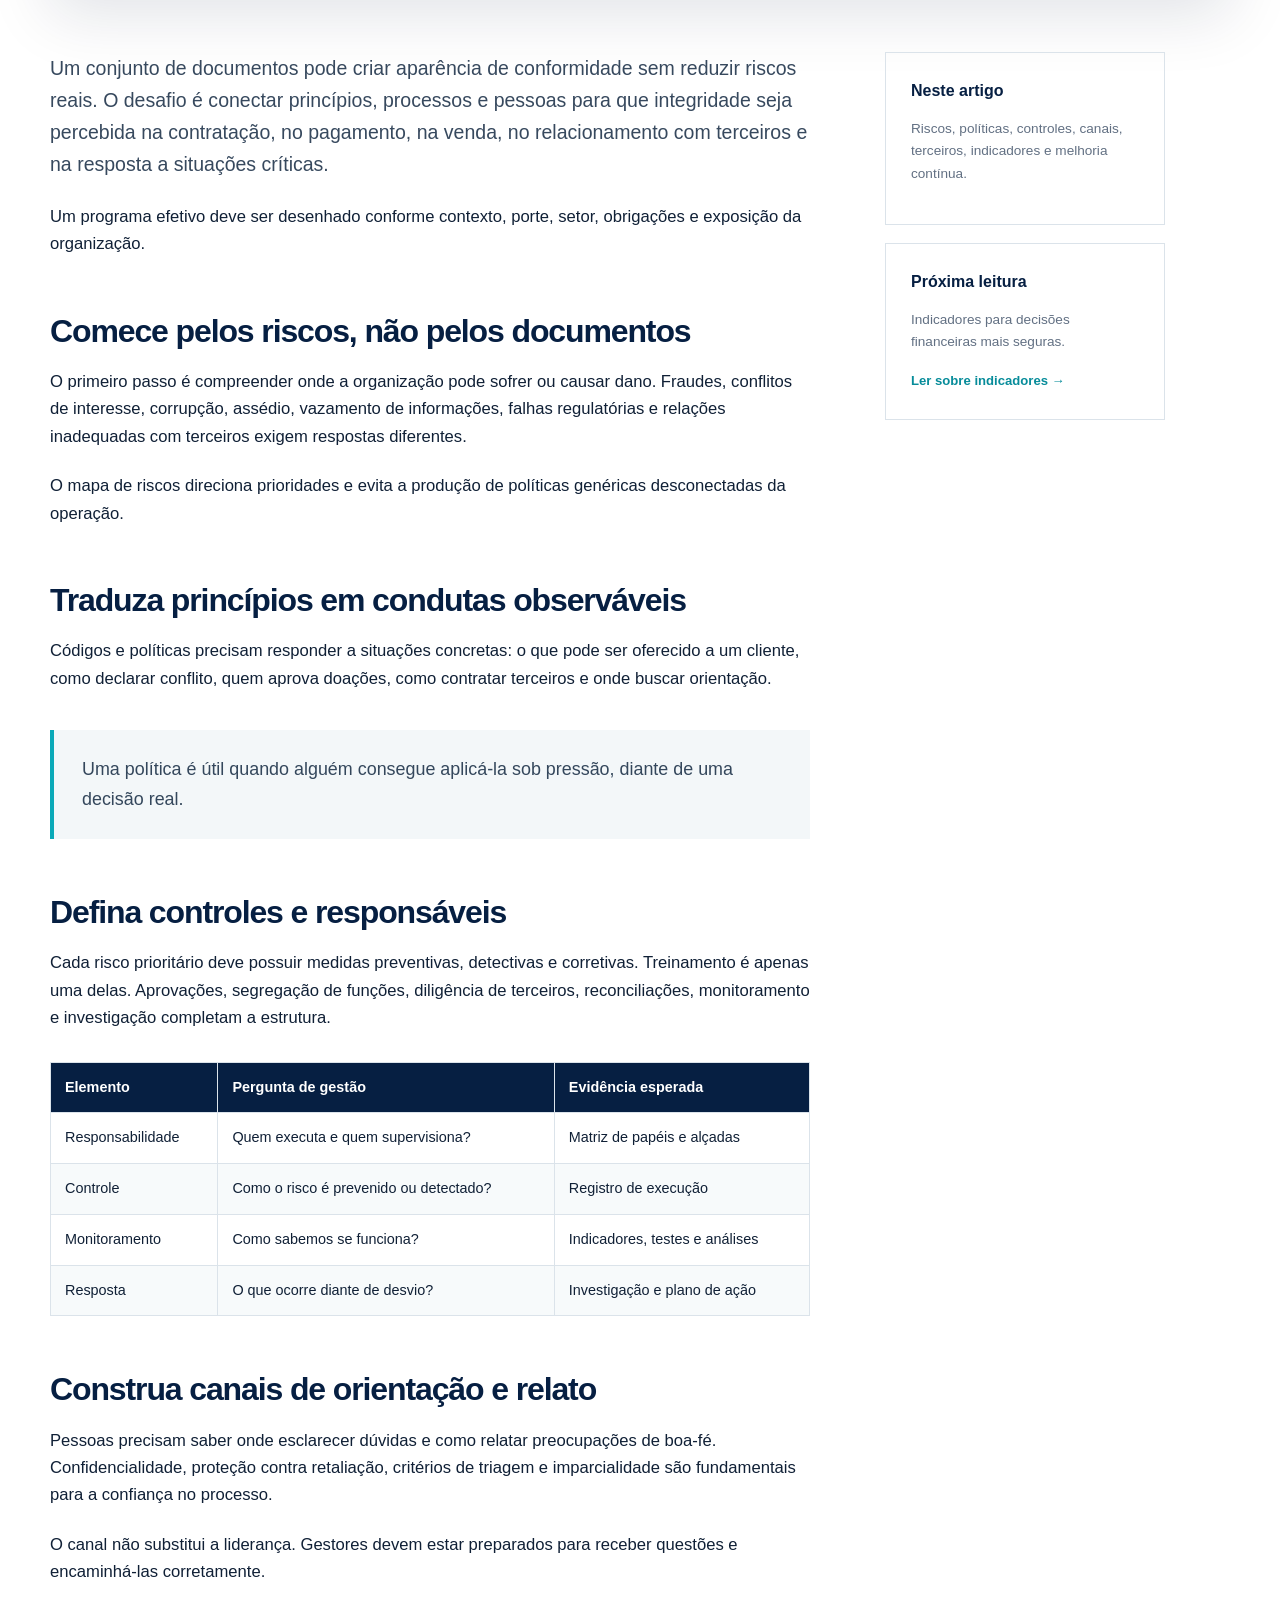
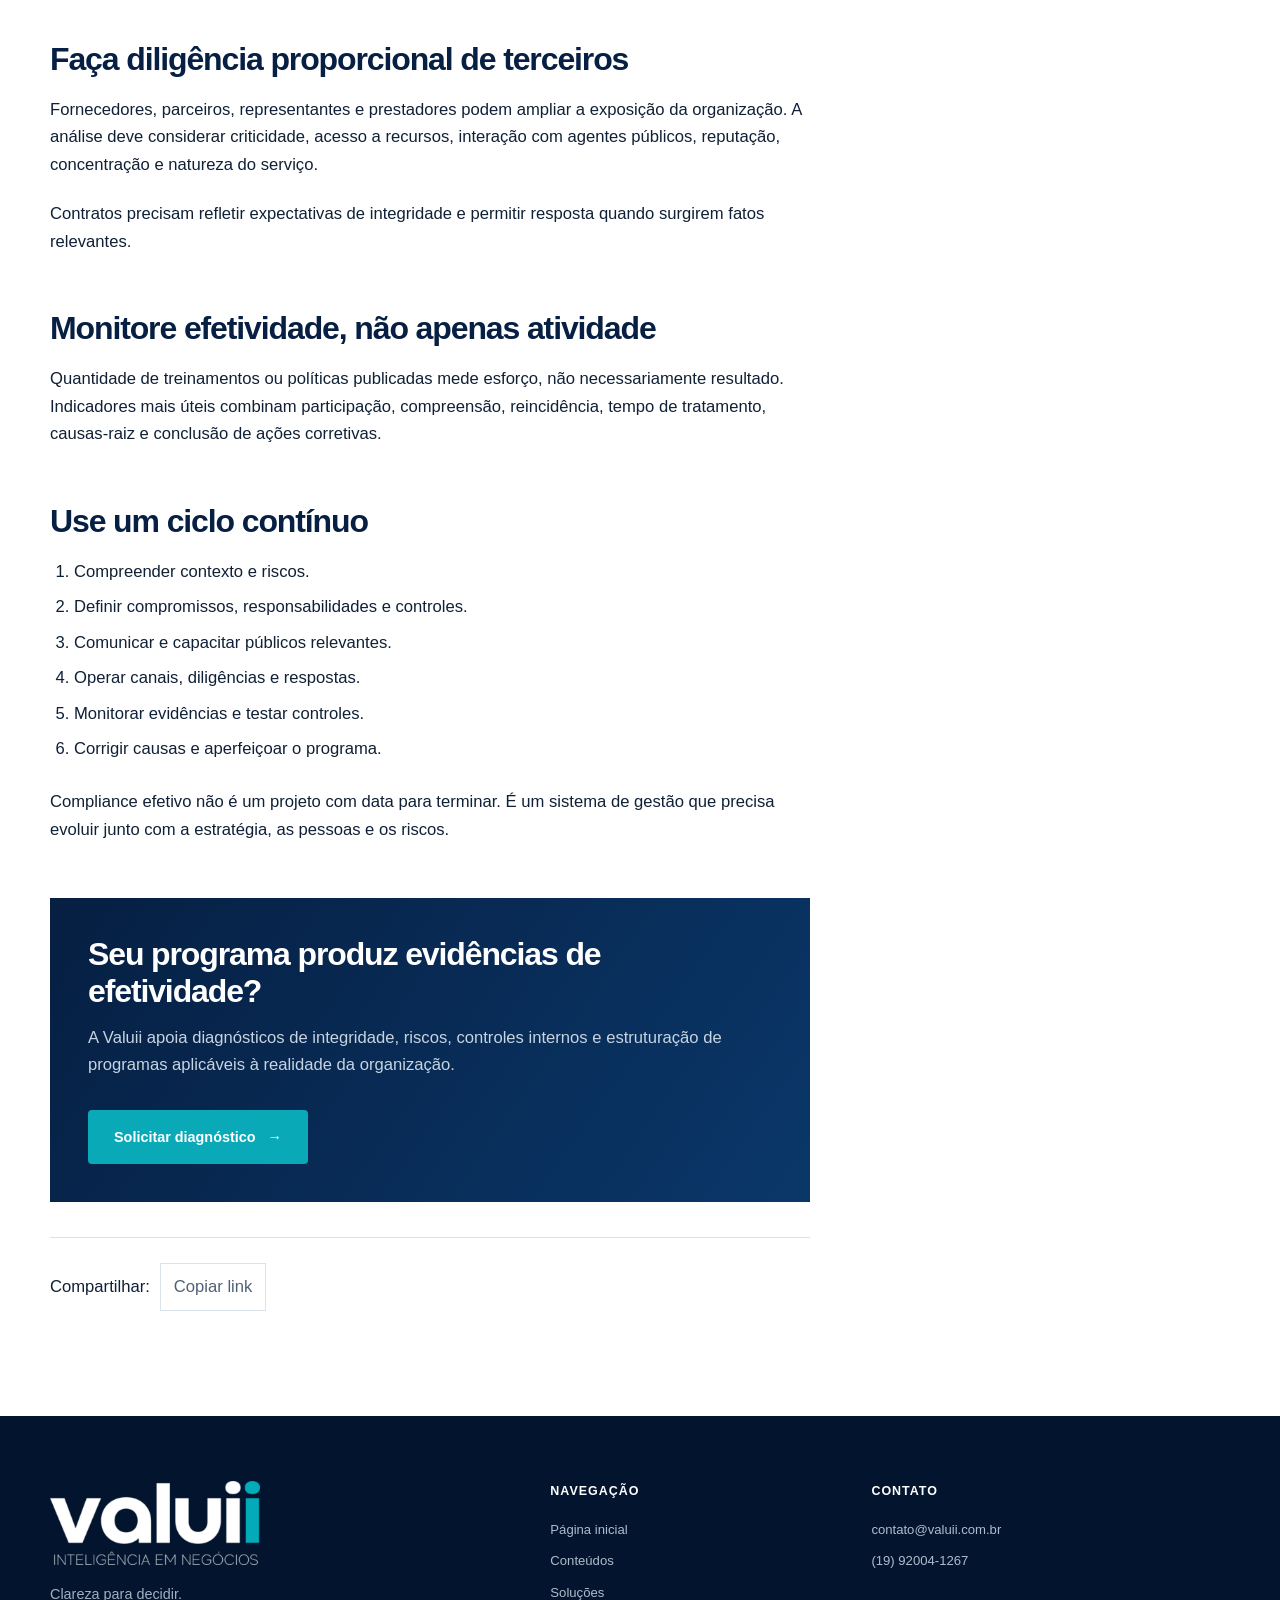
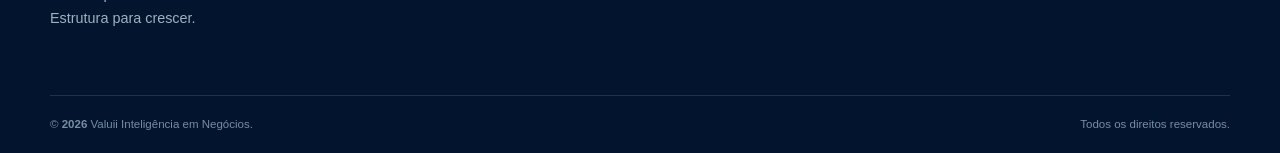
<file: blog/compliance-na-pratica/index.html>
<!doctype html><html lang="pt-BR"><head><meta charset="utf-8"><meta name="viewport" content="width=device-width,initial-scale=1"><title>Compliance na prática: além das políticas | Valuii</title><meta name="description" content="Entenda como transformar políticas de compliance em comportamentos, controles, evidências e melhoria contínua."><meta name="theme-color" content="#061f42"><meta property="og:type" content="article"><meta property="og:title" content="Compliance que funciona além das políticas"><meta property="og:description" content="Elementos para transformar documentos formais em integridade aplicada."><meta property="og:url" content="https://www.valuii.com.br/blog/compliance-na-pratica/"><meta property="og:image" content="https://www.valuii.com.br/assets/blog/compliance-na-pratica.webp"><meta property="og:image:alt" content="Especialistas revisando controles, riscos e evidências de compliance"><meta name="twitter:card" content="summary_large_image"><meta name="twitter:image" content="https://www.valuii.com.br/assets/blog/compliance-na-pratica.webp"><link rel="canonical" href="https://www.valuii.com.br/blog/compliance-na-pratica/"><link rel="icon" type="image/png" sizes="512x512" href="../../assets/favicon-valuii.png"><link rel="stylesheet" href="../blog.css"><script type="application/ld+json">{"@context":"https://schema.org","@type":"Article","headline":"Compliance que funciona além das políticas","datePublished":"2026-08-12","dateModified":"2026-08-14","mainEntityOfPage":"https://www.valuii.com.br/blog/compliance-na-pratica/","image":["https://www.valuii.com.br/assets/blog/compliance-na-pratica.webp"],"publisher":{"@type":"Organization","name":"Valuii Inteligência em Negócios","url":"https://www.valuii.com.br/"}}</script></head><body>
<a class="skip-link" href="#artigo">Ir para o artigo</a><header class="site-header"><div class="nav-wrap container"><a class="brand" href="../../" aria-label="Valuii — página inicial"><img src="../../assets/logo-valuii-light.png" alt="Valuii Inteligência em Negócios" width="299" height="120"></a><button class="menu-toggle" type="button" aria-label="Abrir menu" aria-expanded="false" aria-controls="main-nav"><span></span><span></span><span></span></button><nav id="main-nav" class="main-nav"><a href="../../#solucoes">Soluções</a><a href="../../#metodo">Como atuamos</a><a href="../../#segmentos">Segmentos</a><a href="../" aria-current="page">Blog</a><a class="nav-cta" href="../../#contato">Fale com um especialista</a></nav></div></header>
<main><section class="article-hero"><div class="container"><nav class="breadcrumbs" aria-label="Trilha de navegação"><a href="../../">Início</a><span>›</span><a href="../">Conteúdos</a><span>›</span><span>Compliance &amp; Riscos</span></nav><span class="eyebrow">COMPLIANCE &amp; RISCOS</span><h1>Compliance que funciona além das políticas</h1><p class="lead">Políticas são necessárias, mas o programa só existe de fato quando orienta decisões, modifica comportamentos, gera evidências e responde adequadamente aos desvios.</p><span class="meta">Publicado em 12 de agosto de 2026 · 7 min de leitura</span></div></section>
<figure class="container article-cover"><img src="../../assets/blog/compliance-na-pratica.webp" alt="Especialistas revisando controles, riscos e evidências de compliance" width="1600" height="900" fetchpriority="high"></figure>
<div class="container article-layout"><article class="article-body" id="artigo"><p>Um conjunto de documentos pode criar aparência de conformidade sem reduzir riscos reais. O desafio é conectar princípios, processos e pessoas para que integridade seja percebida na contratação, no pagamento, na venda, no relacionamento com terceiros e na resposta a situações críticas.</p><p>Um programa efetivo deve ser desenhado conforme contexto, porte, setor, obrigações e exposição da organização.</p>
<h2>Comece pelos riscos, não pelos documentos</h2><p>O primeiro passo é compreender onde a organização pode sofrer ou causar dano. Fraudes, conflitos de interesse, corrupção, assédio, vazamento de informações, falhas regulatórias e relações inadequadas com terceiros exigem respostas diferentes.</p><p>O mapa de riscos direciona prioridades e evita a produção de políticas genéricas desconectadas da operação.</p>
<h2>Traduza princípios em condutas observáveis</h2><p>Códigos e políticas precisam responder a situações concretas: o que pode ser oferecido a um cliente, como declarar conflito, quem aprova doações, como contratar terceiros e onde buscar orientação.</p><blockquote>Uma política é útil quando alguém consegue aplicá-la sob pressão, diante de uma decisão real.</blockquote>
<h2>Defina controles e responsáveis</h2><p>Cada risco prioritário deve possuir medidas preventivas, detectivas e corretivas. Treinamento é apenas uma delas. Aprovações, segregação de funções, diligência de terceiros, reconciliações, monitoramento e investigação completam a estrutura.</p><table class="article-table"><thead><tr><th>Elemento</th><th>Pergunta de gestão</th><th>Evidência esperada</th></tr></thead><tbody><tr><td>Responsabilidade</td><td>Quem executa e quem supervisiona?</td><td>Matriz de papéis e alçadas</td></tr><tr><td>Controle</td><td>Como o risco é prevenido ou detectado?</td><td>Registro de execução</td></tr><tr><td>Monitoramento</td><td>Como sabemos se funciona?</td><td>Indicadores, testes e análises</td></tr><tr><td>Resposta</td><td>O que ocorre diante de desvio?</td><td>Investigação e plano de ação</td></tr></tbody></table>
<h2>Construa canais de orientação e relato</h2><p>Pessoas precisam saber onde esclarecer dúvidas e como relatar preocupações de boa-fé. Confidencialidade, proteção contra retaliação, critérios de triagem e imparcialidade são fundamentais para a confiança no processo.</p><p>O canal não substitui a liderança. Gestores devem estar preparados para receber questões e encaminhá-las corretamente.</p>
<h2>Faça diligência proporcional de terceiros</h2><p>Fornecedores, parceiros, representantes e prestadores podem ampliar a exposição da organização. A análise deve considerar criticidade, acesso a recursos, interação com agentes públicos, reputação, concentração e natureza do serviço.</p><p>Contratos precisam refletir expectativas de integridade e permitir resposta quando surgirem fatos relevantes.</p>
<h2>Monitore efetividade, não apenas atividade</h2><p>Quantidade de treinamentos ou políticas publicadas mede esforço, não necessariamente resultado. Indicadores mais úteis combinam participação, compreensão, reincidência, tempo de tratamento, causas-raiz e conclusão de ações corretivas.</p>
<h2>Use um ciclo contínuo</h2><ol><li>Compreender contexto e riscos.</li><li>Definir compromissos, responsabilidades e controles.</li><li>Comunicar e capacitar públicos relevantes.</li><li>Operar canais, diligências e respostas.</li><li>Monitorar evidências e testar controles.</li><li>Corrigir causas e aperfeiçoar o programa.</li></ol><p>Compliance efetivo não é um projeto com data para terminar. É um sistema de gestão que precisa evoluir junto com a estratégia, as pessoas e os riscos.</p>
<div class="article-cta"><h2>Seu programa produz evidências de efetividade?</h2><p>A Valuii apoia diagnósticos de integridade, riscos, controles internos e estruturação de programas aplicáveis à realidade da organização.</p><a class="button" href="../../#contato">Solicitar diagnóstico <span>→</span></a></div><div class="share-row"><span>Compartilhar:</span><button type="button" data-copy-link>Copiar link</button></div></article><aside class="article-aside"><div class="aside-card"><strong>Neste artigo</strong><p>Riscos, políticas, controles, canais, terceiros, indicadores e melhoria contínua.</p></div><div class="aside-card"><strong>Próxima leitura</strong><p>Indicadores para decisões financeiras mais seguras.</p><a href="../indicadores-gestao-financeira/">Ler sobre indicadores →</a></div></aside></div></main>
<footer class="footer"><div class="container footer-main"><div class="footer-brand"><img src="../../assets/logo-valuii-light.png" alt="Valuii Inteligência em Negócios" width="299" height="120"><p>Clareza para decidir.<br>Estrutura para crescer.</p></div><div class="footer-links"><strong>Navegação</strong><a href="../../">Página inicial</a><a href="../">Conteúdos</a><a href="../../#solucoes">Soluções</a></div><div class="footer-links"><strong>Contato</strong><a href="mailto:contato@valuii.com.br">contato@valuii.com.br</a><a href="https://wa.me/5519920041267">(19) 92004-1267</a></div></div><div class="container footer-bottom"><span>© <b data-year></b> Valuii Inteligência em Negócios.</span><span>Todos os direitos reservados.</span></div></footer><a class="whatsapp-float" href="https://wa.me/5519920041267" target="_blank" rel="noopener" aria-label="Conversar com a Valuii pelo WhatsApp">↗</a><script src="../blog.js" defer></script></body></html>
</file>
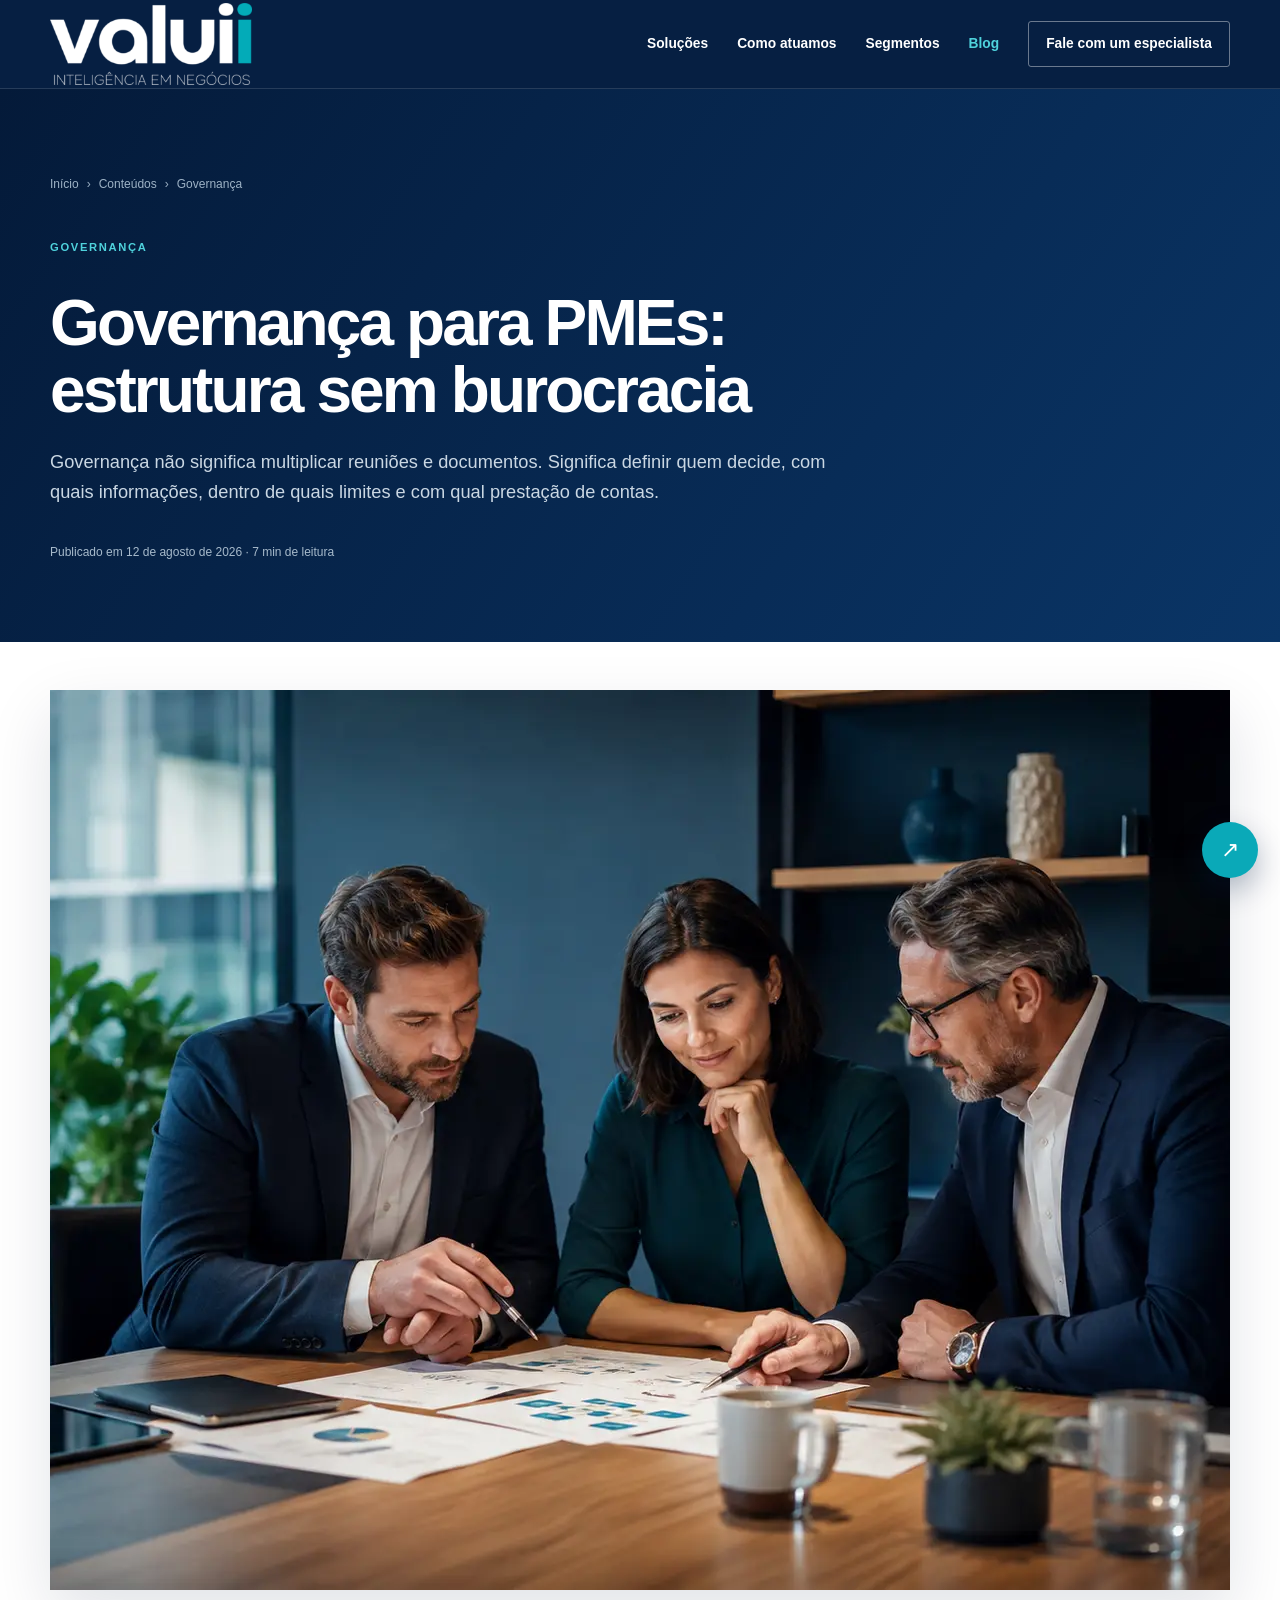
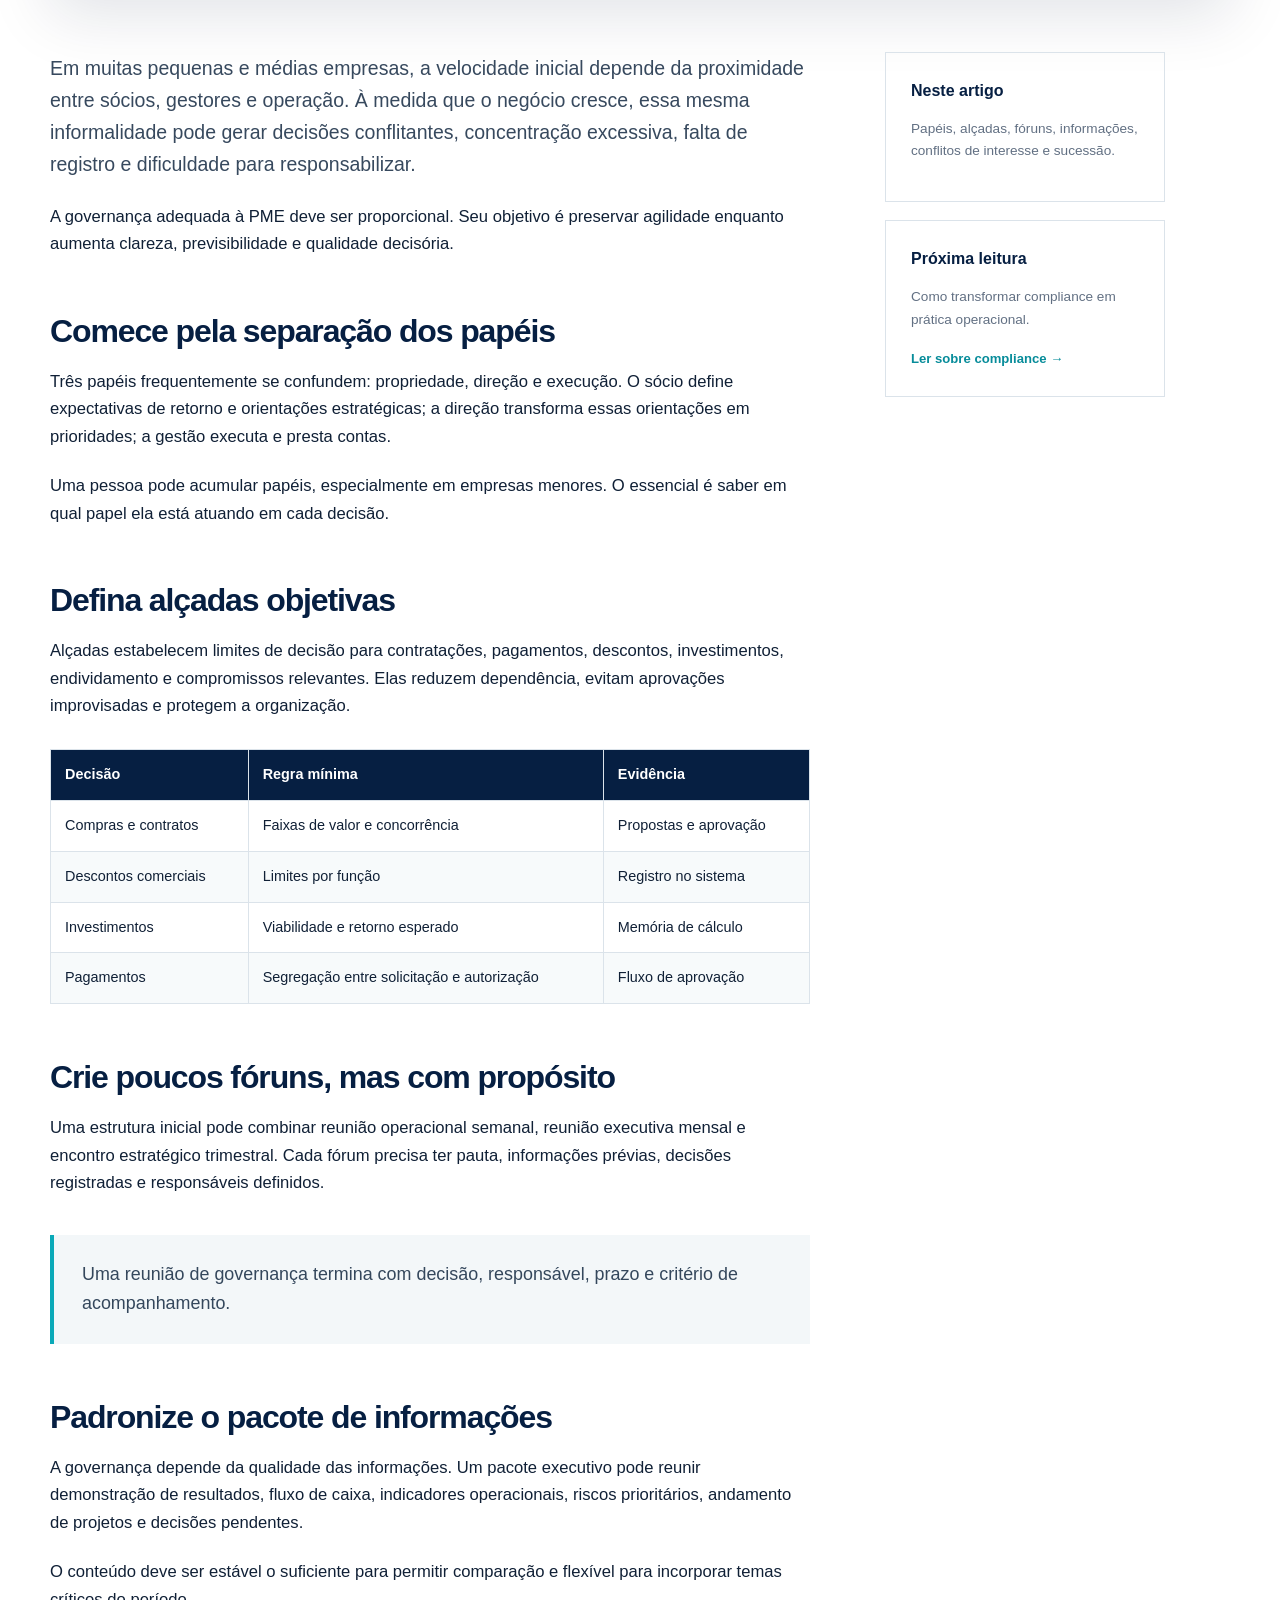
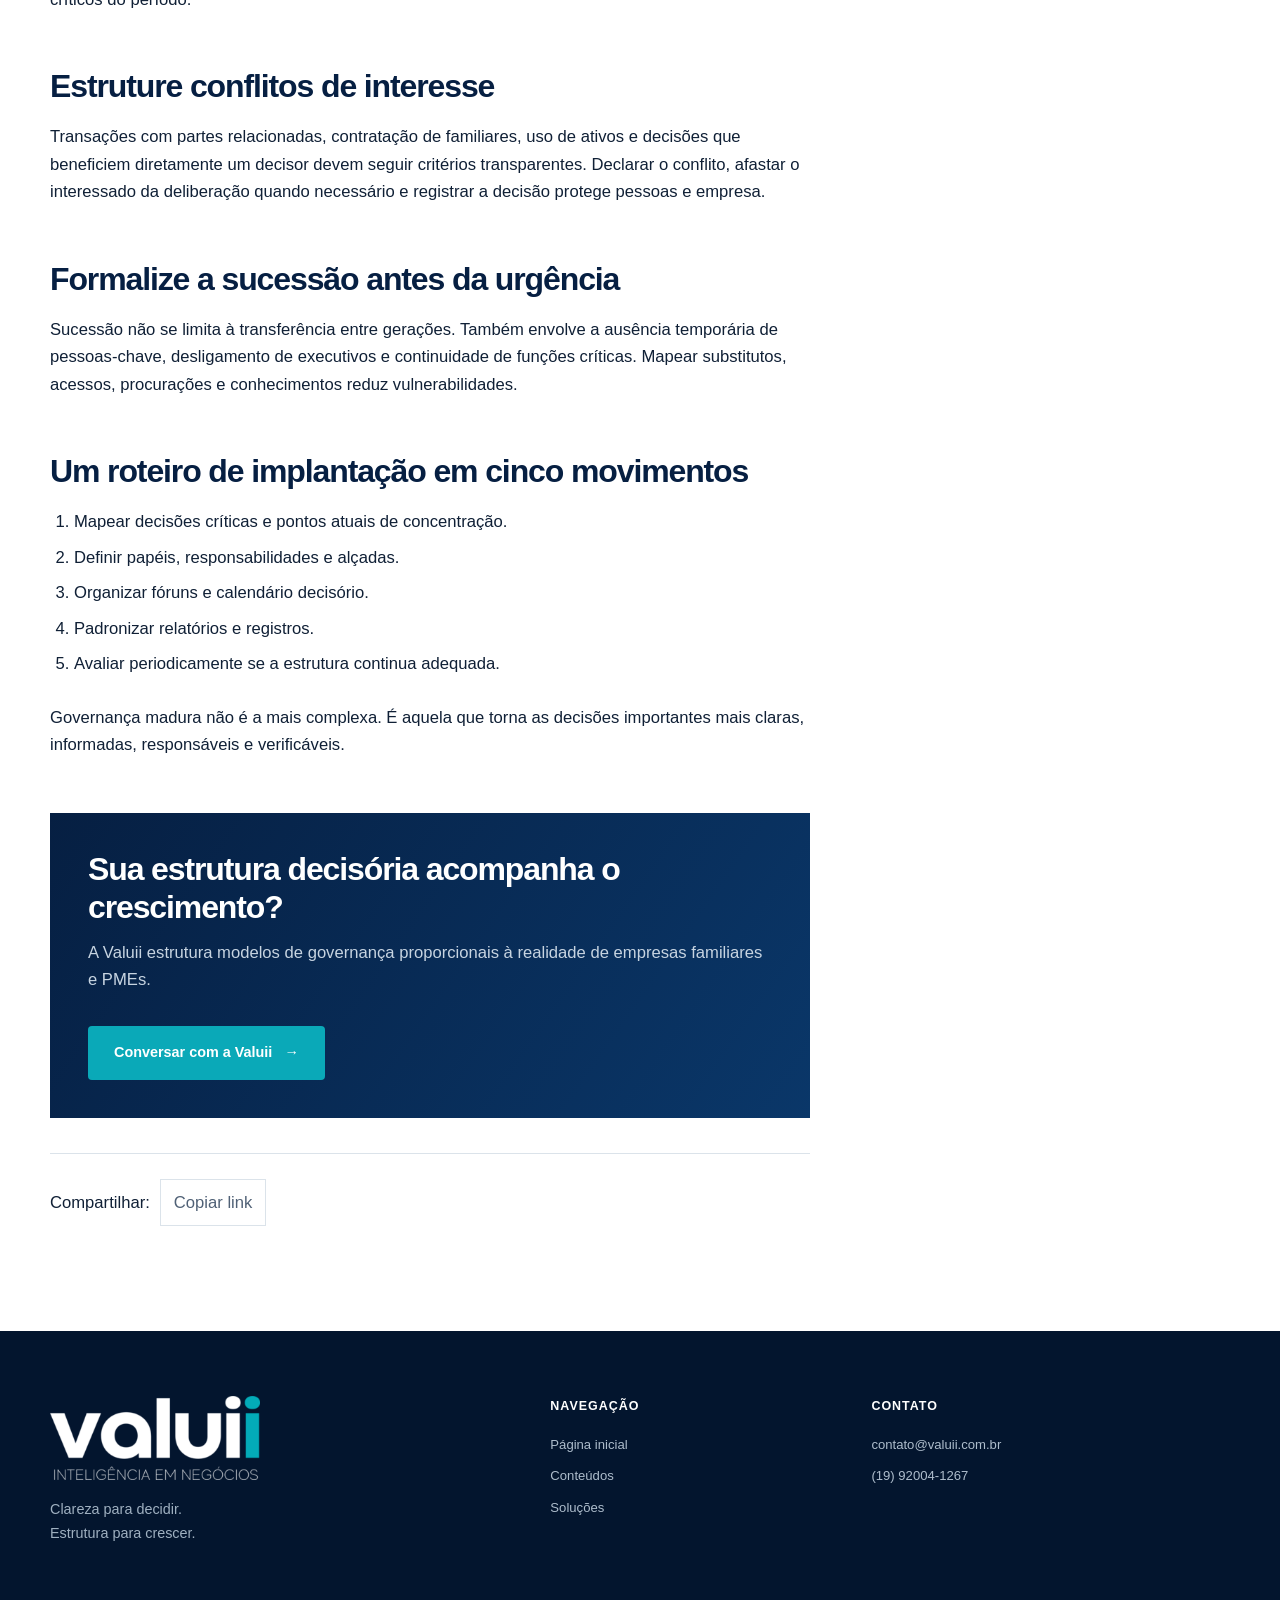
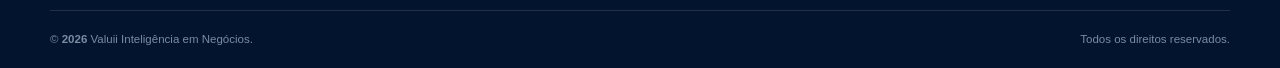
<file: blog/governanca-pmes/index.html>
<!doctype html><html lang="pt-BR"><head><meta charset="utf-8"><meta name="viewport" content="width=device-width,initial-scale=1"><title>Governança para PMEs: estrutura sem burocracia | Valuii</title><meta name="description" content="Veja como estruturar papéis, alçadas, fóruns decisórios e prestação de contas em pequenas e médias empresas."><meta name="theme-color" content="#061f42"><meta property="og:type" content="article"><meta property="og:title" content="Governança para PMEs: estrutura sem burocracia"><meta property="og:description" content="Como profissionalizar decisões sem criar uma estrutura pesada."><meta property="og:url" content="https://www.valuii.com.br/blog/governanca-pmes/"><meta property="og:image" content="https://www.valuii.com.br/assets/blog/governanca-pmes.webp"><meta property="og:image:alt" content="Líderes empresariais definindo responsabilidades e decisões de governança"><meta name="twitter:card" content="summary_large_image"><meta name="twitter:image" content="https://www.valuii.com.br/assets/blog/governanca-pmes.webp"><link rel="canonical" href="https://www.valuii.com.br/blog/governanca-pmes/"><link rel="icon" type="image/png" sizes="512x512" href="../../assets/favicon-valuii.png"><link rel="stylesheet" href="../blog.css"><script type="application/ld+json">{"@context":"https://schema.org","@type":"Article","headline":"Governança para PMEs: estrutura sem burocracia","datePublished":"2026-08-12","dateModified":"2026-08-14","mainEntityOfPage":"https://www.valuii.com.br/blog/governanca-pmes/","image":["https://www.valuii.com.br/assets/blog/governanca-pmes.webp"],"publisher":{"@type":"Organization","name":"Valuii Inteligência em Negócios","url":"https://www.valuii.com.br/"}}</script></head><body>
<a class="skip-link" href="#artigo">Ir para o artigo</a><header class="site-header"><div class="nav-wrap container"><a class="brand" href="../../" aria-label="Valuii — página inicial"><img src="../../assets/logo-valuii-light.png" alt="Valuii Inteligência em Negócios" width="299" height="120"></a><button class="menu-toggle" type="button" aria-label="Abrir menu" aria-expanded="false" aria-controls="main-nav"><span></span><span></span><span></span></button><nav id="main-nav" class="main-nav"><a href="../../#solucoes">Soluções</a><a href="../../#metodo">Como atuamos</a><a href="../../#segmentos">Segmentos</a><a href="../" aria-current="page">Blog</a><a class="nav-cta" href="../../#contato">Fale com um especialista</a></nav></div></header>
<main><section class="article-hero"><div class="container"><nav class="breadcrumbs" aria-label="Trilha de navegação"><a href="../../">Início</a><span>›</span><a href="../">Conteúdos</a><span>›</span><span>Governança</span></nav><span class="eyebrow">GOVERNANÇA</span><h1>Governança para PMEs: estrutura sem burocracia</h1><p class="lead">Governança não significa multiplicar reuniões e documentos. Significa definir quem decide, com quais informações, dentro de quais limites e com qual prestação de contas.</p><span class="meta">Publicado em 12 de agosto de 2026 · 7 min de leitura</span></div></section>
<figure class="container article-cover"><img src="../../assets/blog/governanca-pmes.webp" alt="Líderes empresariais definindo responsabilidades e decisões de governança" width="1600" height="900" fetchpriority="high"></figure>
<div class="container article-layout"><article class="article-body" id="artigo"><p>Em muitas pequenas e médias empresas, a velocidade inicial depende da proximidade entre sócios, gestores e operação. À medida que o negócio cresce, essa mesma informalidade pode gerar decisões conflitantes, concentração excessiva, falta de registro e dificuldade para responsabilizar.</p><p>A governança adequada à PME deve ser proporcional. Seu objetivo é preservar agilidade enquanto aumenta clareza, previsibilidade e qualidade decisória.</p>
<h2>Comece pela separação dos papéis</h2><p>Três papéis frequentemente se confundem: propriedade, direção e execução. O sócio define expectativas de retorno e orientações estratégicas; a direção transforma essas orientações em prioridades; a gestão executa e presta contas.</p><p>Uma pessoa pode acumular papéis, especialmente em empresas menores. O essencial é saber em qual papel ela está atuando em cada decisão.</p>
<h2>Defina alçadas objetivas</h2><p>Alçadas estabelecem limites de decisão para contratações, pagamentos, descontos, investimentos, endividamento e compromissos relevantes. Elas reduzem dependência, evitam aprovações improvisadas e protegem a organização.</p><table class="article-table"><thead><tr><th>Decisão</th><th>Regra mínima</th><th>Evidência</th></tr></thead><tbody><tr><td>Compras e contratos</td><td>Faixas de valor e concorrência</td><td>Propostas e aprovação</td></tr><tr><td>Descontos comerciais</td><td>Limites por função</td><td>Registro no sistema</td></tr><tr><td>Investimentos</td><td>Viabilidade e retorno esperado</td><td>Memória de cálculo</td></tr><tr><td>Pagamentos</td><td>Segregação entre solicitação e autorização</td><td>Fluxo de aprovação</td></tr></tbody></table>
<h2>Crie poucos fóruns, mas com propósito</h2><p>Uma estrutura inicial pode combinar reunião operacional semanal, reunião executiva mensal e encontro estratégico trimestral. Cada fórum precisa ter pauta, informações prévias, decisões registradas e responsáveis definidos.</p><blockquote>Uma reunião de governança termina com decisão, responsável, prazo e critério de acompanhamento.</blockquote>
<h2>Padronize o pacote de informações</h2><p>A governança depende da qualidade das informações. Um pacote executivo pode reunir demonstração de resultados, fluxo de caixa, indicadores operacionais, riscos prioritários, andamento de projetos e decisões pendentes.</p><p>O conteúdo deve ser estável o suficiente para permitir comparação e flexível para incorporar temas críticos do período.</p>
<h2>Estruture conflitos de interesse</h2><p>Transações com partes relacionadas, contratação de familiares, uso de ativos e decisões que beneficiem diretamente um decisor devem seguir critérios transparentes. Declarar o conflito, afastar o interessado da deliberação quando necessário e registrar a decisão protege pessoas e empresa.</p>
<h2>Formalize a sucessão antes da urgência</h2><p>Sucessão não se limita à transferência entre gerações. Também envolve a ausência temporária de pessoas-chave, desligamento de executivos e continuidade de funções críticas. Mapear substitutos, acessos, procurações e conhecimentos reduz vulnerabilidades.</p>
<h2>Um roteiro de implantação em cinco movimentos</h2><ol><li>Mapear decisões críticas e pontos atuais de concentração.</li><li>Definir papéis, responsabilidades e alçadas.</li><li>Organizar fóruns e calendário decisório.</li><li>Padronizar relatórios e registros.</li><li>Avaliar periodicamente se a estrutura continua adequada.</li></ol><p>Governança madura não é a mais complexa. É aquela que torna as decisões importantes mais claras, informadas, responsáveis e verificáveis.</p>
<div class="article-cta"><h2>Sua estrutura decisória acompanha o crescimento?</h2><p>A Valuii estrutura modelos de governança proporcionais à realidade de empresas familiares e PMEs.</p><a class="button" href="../../#contato">Conversar com a Valuii <span>→</span></a></div><div class="share-row"><span>Compartilhar:</span><button type="button" data-copy-link>Copiar link</button></div></article><aside class="article-aside"><div class="aside-card"><strong>Neste artigo</strong><p>Papéis, alçadas, fóruns, informações, conflitos de interesse e sucessão.</p></div><div class="aside-card"><strong>Próxima leitura</strong><p>Como transformar compliance em prática operacional.</p><a href="../compliance-na-pratica/">Ler sobre compliance →</a></div></aside></div></main>
<footer class="footer"><div class="container footer-main"><div class="footer-brand"><img src="../../assets/logo-valuii-light.png" alt="Valuii Inteligência em Negócios" width="299" height="120"><p>Clareza para decidir.<br>Estrutura para crescer.</p></div><div class="footer-links"><strong>Navegação</strong><a href="../../">Página inicial</a><a href="../">Conteúdos</a><a href="../../#solucoes">Soluções</a></div><div class="footer-links"><strong>Contato</strong><a href="mailto:contato@valuii.com.br">contato@valuii.com.br</a><a href="https://wa.me/5519920041267">(19) 92004-1267</a></div></div><div class="container footer-bottom"><span>© <b data-year></b> Valuii Inteligência em Negócios.</span><span>Todos os direitos reservados.</span></div></footer><a class="whatsapp-float" href="https://wa.me/5519920041267" target="_blank" rel="noopener" aria-label="Conversar com a Valuii pelo WhatsApp">↗</a><script src="../blog.js" defer></script></body></html>
</file>
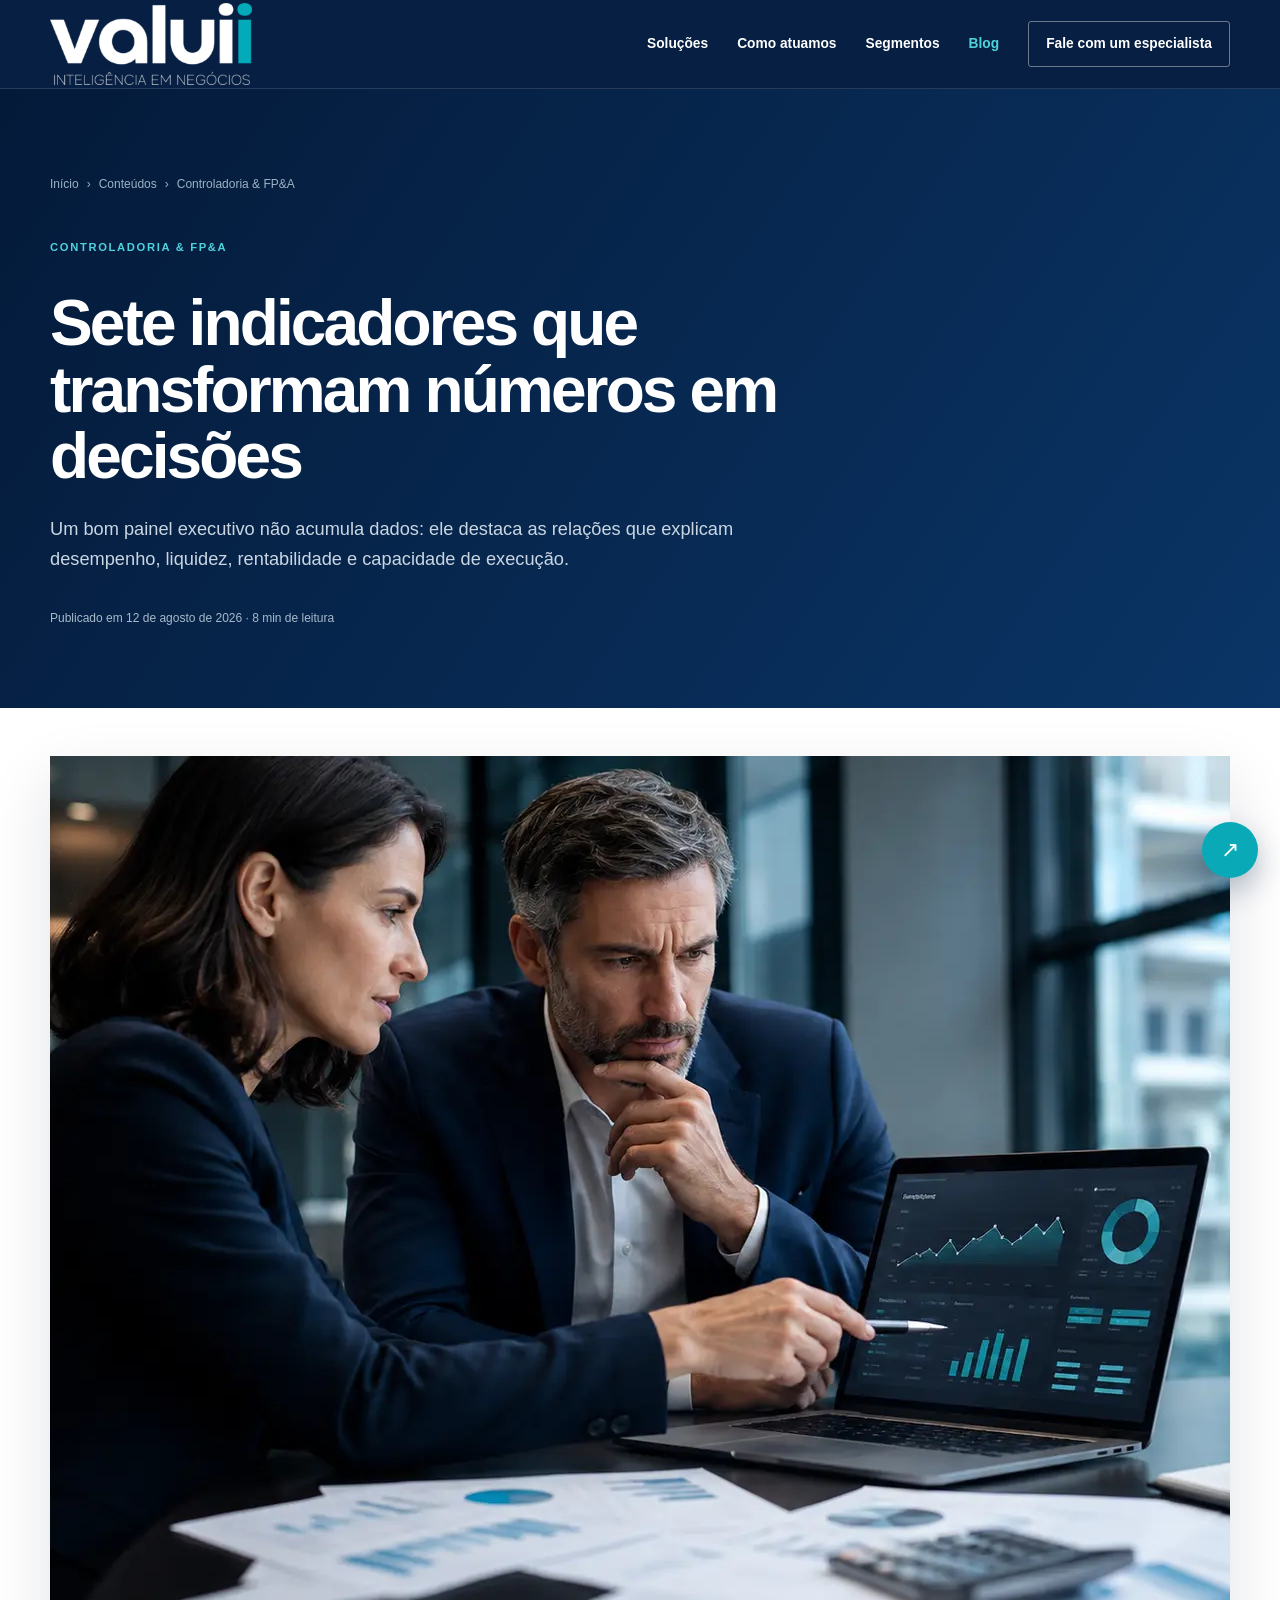
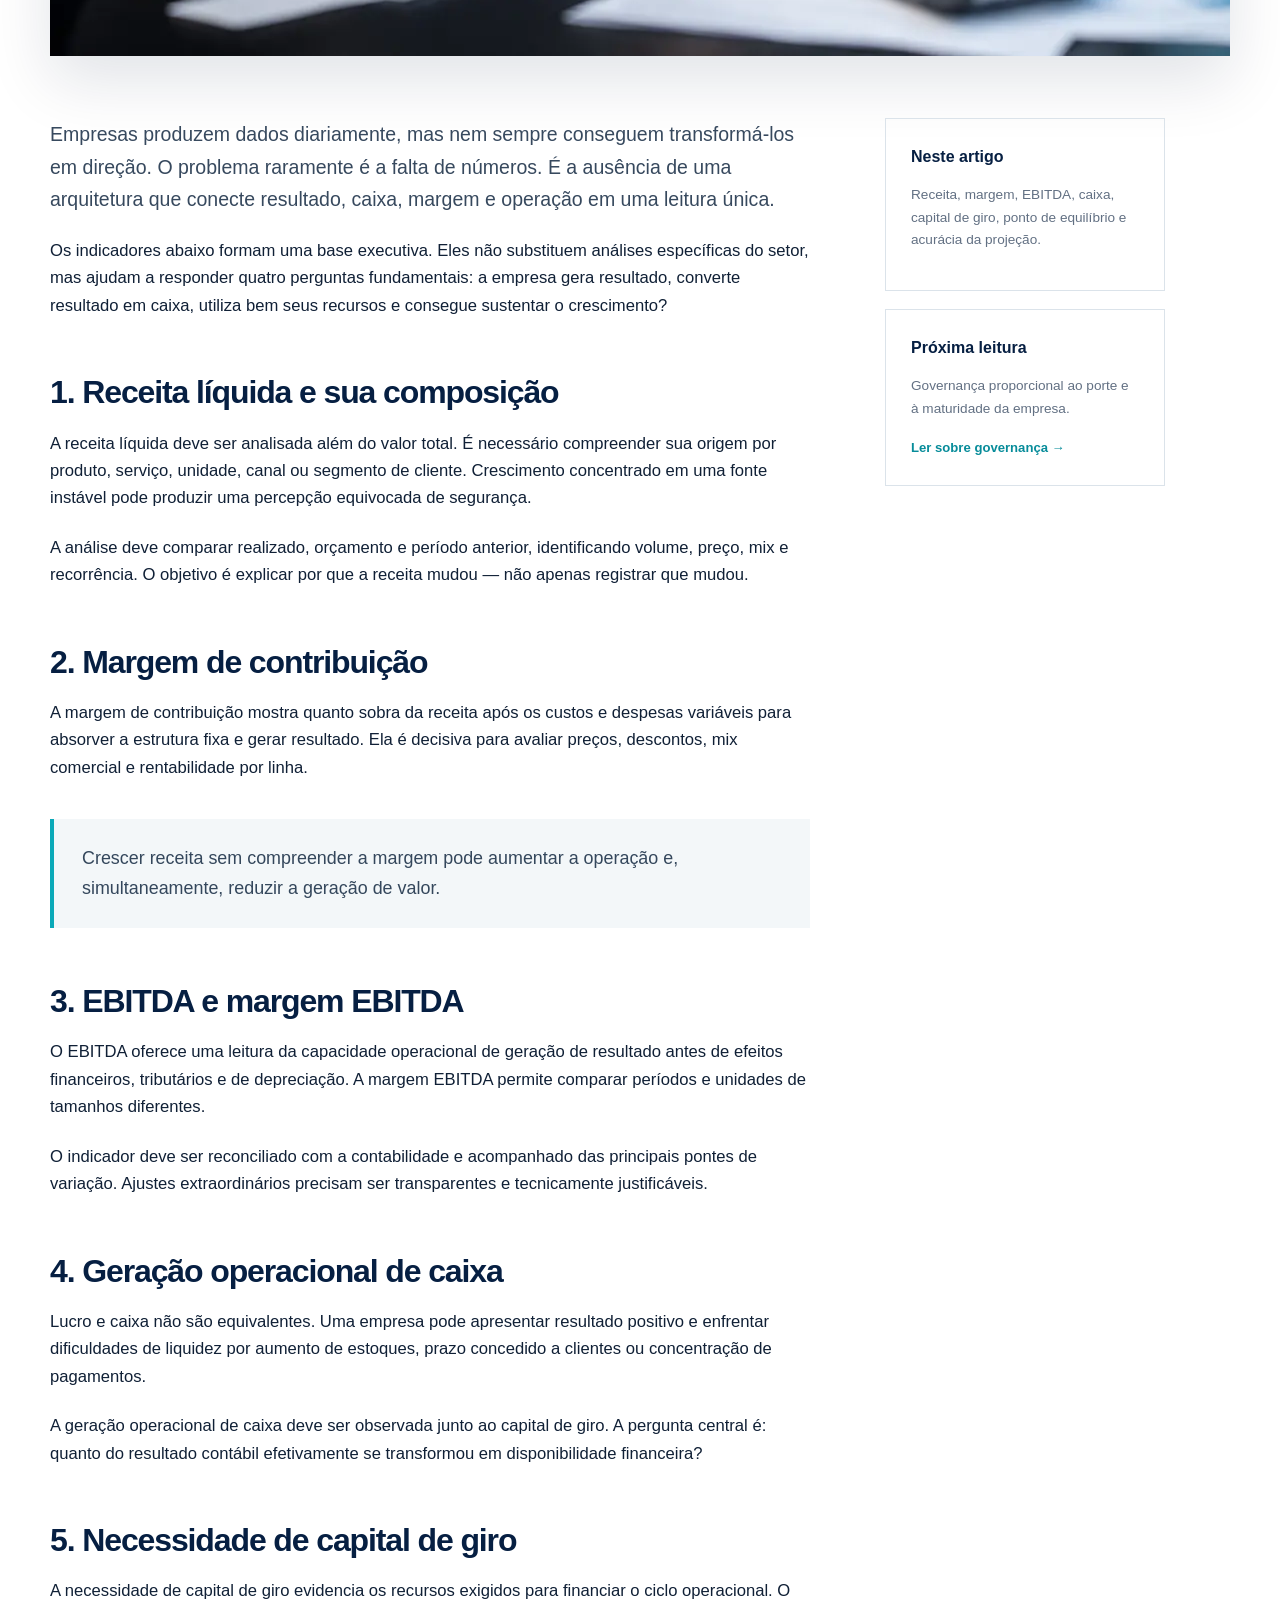
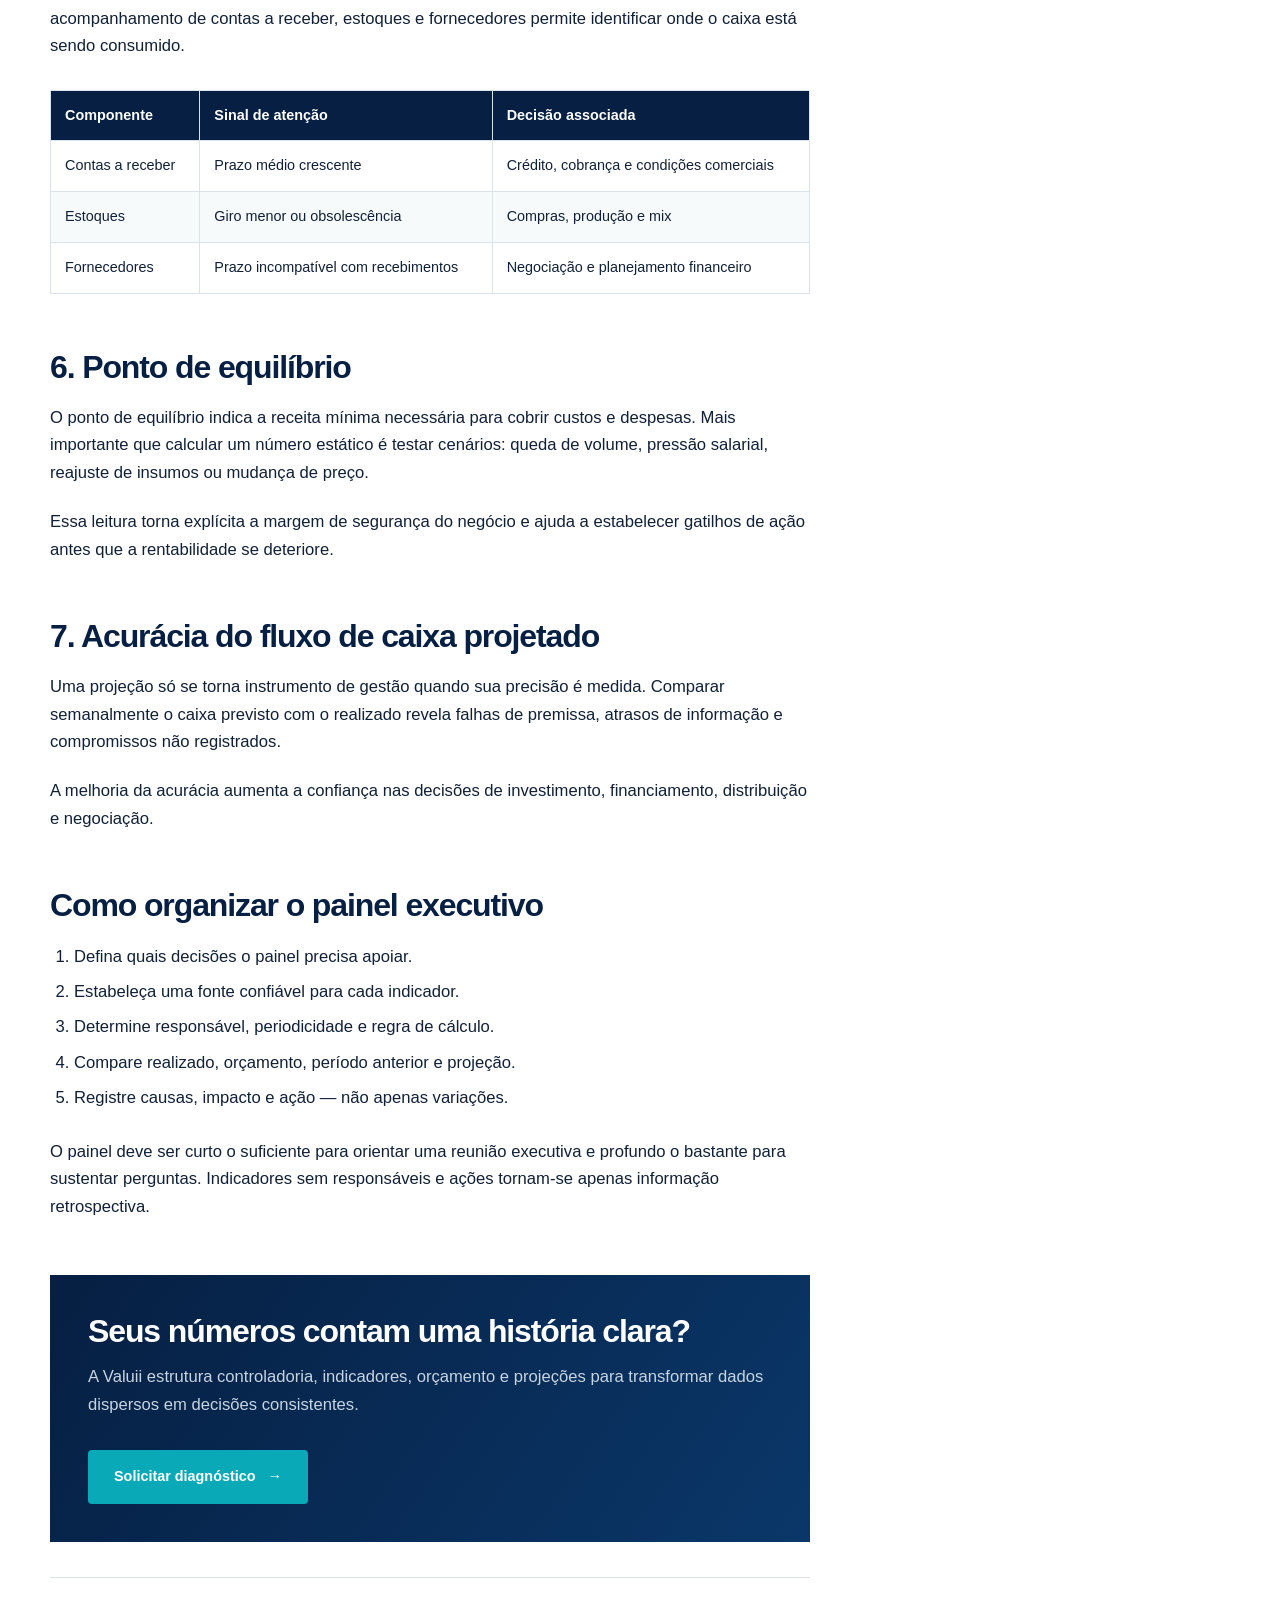
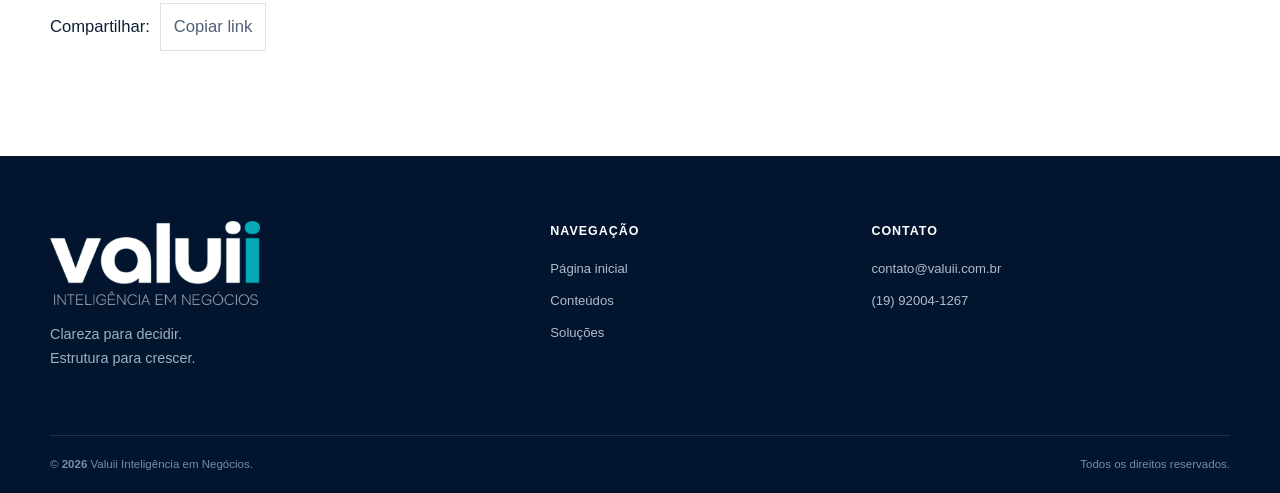
<file: blog/indicadores-gestao-financeira/index.html>
<!doctype html><html lang="pt-BR"><head>
<meta charset="utf-8"><meta name="viewport" content="width=device-width,initial-scale=1">
<title>7 indicadores para uma gestão financeira eficiente | Valuii</title>
<meta name="description" content="Conheça sete indicadores financeiros essenciais para acompanhar liquidez, rentabilidade, eficiência e capacidade de geração de caixa.">
<meta name="theme-color" content="#061f42"><meta property="og:type" content="article"><meta property="og:title" content="Sete indicadores que transformam números em decisões"><meta property="og:description" content="Como construir um painel executivo que revele desempenho, riscos e prioridades."><meta property="og:url" content="https://www.valuii.com.br/blog/indicadores-gestao-financeira/"><meta property="og:image" content="https://www.valuii.com.br/assets/blog/indicadores-gestao-financeira.webp"><meta property="og:image:alt" content="Executivos analisando indicadores financeiros em um painel digital"><meta name="twitter:card" content="summary_large_image"><meta name="twitter:image" content="https://www.valuii.com.br/assets/blog/indicadores-gestao-financeira.webp">
<link rel="canonical" href="https://www.valuii.com.br/blog/indicadores-gestao-financeira/"><link rel="icon" type="image/png" sizes="512x512" href="../../assets/favicon-valuii.png"><link rel="apple-touch-icon" href="../../assets/favicon-valuii.png"><link rel="stylesheet" href="../blog.css">
<script type="application/ld+json">{"@context":"https://schema.org","@type":"Article","headline":"Sete indicadores que transformam números em decisões","description":"Como construir um painel executivo que revele desempenho, riscos e prioridades.","datePublished":"2026-08-12","dateModified":"2026-08-14","mainEntityOfPage":"https://www.valuii.com.br/blog/indicadores-gestao-financeira/","image":["https://www.valuii.com.br/assets/blog/indicadores-gestao-financeira.webp"],"publisher":{"@type":"Organization","name":"Valuii Inteligência em Negócios","url":"https://www.valuii.com.br/"}}</script>
</head><body>
<a class="skip-link" href="#artigo">Ir para o artigo</a><header class="site-header"><div class="nav-wrap container"><a class="brand" href="../../" aria-label="Valuii — página inicial"><img src="../../assets/logo-valuii-light.png" alt="Valuii Inteligência em Negócios" width="299" height="120"></a><button class="menu-toggle" type="button" aria-label="Abrir menu" aria-expanded="false" aria-controls="main-nav"><span></span><span></span><span></span></button><nav id="main-nav" class="main-nav" aria-label="Navegação principal"><a href="../../#solucoes">Soluções</a><a href="../../#metodo">Como atuamos</a><a href="../../#segmentos">Segmentos</a><a href="../" aria-current="page">Blog</a><a class="nav-cta" href="../../#contato">Fale com um especialista</a></nav></div></header>
<main><section class="article-hero"><div class="container"><nav class="breadcrumbs" aria-label="Trilha de navegação"><a href="../../">Início</a><span>›</span><a href="../">Conteúdos</a><span>›</span><span>Controladoria &amp; FP&amp;A</span></nav><span class="eyebrow">CONTROLADORIA &amp; FP&amp;A</span><h1>Sete indicadores que transformam números em decisões</h1><p class="lead">Um bom painel executivo não acumula dados: ele destaca as relações que explicam desempenho, liquidez, rentabilidade e capacidade de execução.</p><span class="meta">Publicado em 12 de agosto de 2026 · 8 min de leitura</span></div></section>
<figure class="container article-cover"><img src="../../assets/blog/indicadores-gestao-financeira.webp" alt="Executivos analisando indicadores financeiros em um painel digital" width="1600" height="900" fetchpriority="high"></figure>
<div class="container article-layout"><article class="article-body" id="artigo">
<p>Empresas produzem dados diariamente, mas nem sempre conseguem transformá-los em direção. O problema raramente é a falta de números. É a ausência de uma arquitetura que conecte resultado, caixa, margem e operação em uma leitura única.</p>
<p>Os indicadores abaixo formam uma base executiva. Eles não substituem análises específicas do setor, mas ajudam a responder quatro perguntas fundamentais: a empresa gera resultado, converte resultado em caixa, utiliza bem seus recursos e consegue sustentar o crescimento?</p>
<h2>1. Receita líquida e sua composição</h2><p>A receita líquida deve ser analisada além do valor total. É necessário compreender sua origem por produto, serviço, unidade, canal ou segmento de cliente. Crescimento concentrado em uma fonte instável pode produzir uma percepção equivocada de segurança.</p><p>A análise deve comparar realizado, orçamento e período anterior, identificando volume, preço, mix e recorrência. O objetivo é explicar por que a receita mudou — não apenas registrar que mudou.</p>
<h2>2. Margem de contribuição</h2><p>A margem de contribuição mostra quanto sobra da receita após os custos e despesas variáveis para absorver a estrutura fixa e gerar resultado. Ela é decisiva para avaliar preços, descontos, mix comercial e rentabilidade por linha.</p><blockquote>Crescer receita sem compreender a margem pode aumentar a operação e, simultaneamente, reduzir a geração de valor.</blockquote>
<h2>3. EBITDA e margem EBITDA</h2><p>O EBITDA oferece uma leitura da capacidade operacional de geração de resultado antes de efeitos financeiros, tributários e de depreciação. A margem EBITDA permite comparar períodos e unidades de tamanhos diferentes.</p><p>O indicador deve ser reconciliado com a contabilidade e acompanhado das principais pontes de variação. Ajustes extraordinários precisam ser transparentes e tecnicamente justificáveis.</p>
<h2>4. Geração operacional de caixa</h2><p>Lucro e caixa não são equivalentes. Uma empresa pode apresentar resultado positivo e enfrentar dificuldades de liquidez por aumento de estoques, prazo concedido a clientes ou concentração de pagamentos.</p><p>A geração operacional de caixa deve ser observada junto ao capital de giro. A pergunta central é: quanto do resultado contábil efetivamente se transformou em disponibilidade financeira?</p>
<h2>5. Necessidade de capital de giro</h2><p>A necessidade de capital de giro evidencia os recursos exigidos para financiar o ciclo operacional. O acompanhamento de contas a receber, estoques e fornecedores permite identificar onde o caixa está sendo consumido.</p><table class="article-table"><thead><tr><th>Componente</th><th>Sinal de atenção</th><th>Decisão associada</th></tr></thead><tbody><tr><td>Contas a receber</td><td>Prazo médio crescente</td><td>Crédito, cobrança e condições comerciais</td></tr><tr><td>Estoques</td><td>Giro menor ou obsolescência</td><td>Compras, produção e mix</td></tr><tr><td>Fornecedores</td><td>Prazo incompatível com recebimentos</td><td>Negociação e planejamento financeiro</td></tr></tbody></table>
<h2>6. Ponto de equilíbrio</h2><p>O ponto de equilíbrio indica a receita mínima necessária para cobrir custos e despesas. Mais importante que calcular um número estático é testar cenários: queda de volume, pressão salarial, reajuste de insumos ou mudança de preço.</p><p>Essa leitura torna explícita a margem de segurança do negócio e ajuda a estabelecer gatilhos de ação antes que a rentabilidade se deteriore.</p>
<h2>7. Acurácia do fluxo de caixa projetado</h2><p>Uma projeção só se torna instrumento de gestão quando sua precisão é medida. Comparar semanalmente o caixa previsto com o realizado revela falhas de premissa, atrasos de informação e compromissos não registrados.</p><p>A melhoria da acurácia aumenta a confiança nas decisões de investimento, financiamento, distribuição e negociação.</p>
<h2>Como organizar o painel executivo</h2><ol><li>Defina quais decisões o painel precisa apoiar.</li><li>Estabeleça uma fonte confiável para cada indicador.</li><li>Determine responsável, periodicidade e regra de cálculo.</li><li>Compare realizado, orçamento, período anterior e projeção.</li><li>Registre causas, impacto e ação — não apenas variações.</li></ol><p>O painel deve ser curto o suficiente para orientar uma reunião executiva e profundo o bastante para sustentar perguntas. Indicadores sem responsáveis e ações tornam-se apenas informação retrospectiva.</p>
<div class="article-cta"><h2>Seus números contam uma história clara?</h2><p>A Valuii estrutura controladoria, indicadores, orçamento e projeções para transformar dados dispersos em decisões consistentes.</p><a class="button" href="../../#contato">Solicitar diagnóstico <span>→</span></a></div><div class="share-row"><span>Compartilhar:</span><button type="button" data-copy-link>Copiar link</button></div>
</article><aside class="article-aside"><div class="aside-card"><strong>Neste artigo</strong><p>Receita, margem, EBITDA, caixa, capital de giro, ponto de equilíbrio e acurácia da projeção.</p></div><div class="aside-card"><strong>Próxima leitura</strong><p>Governança proporcional ao porte e à maturidade da empresa.</p><a href="../governanca-pmes/">Ler sobre governança →</a></div></aside></div></main>
<footer class="footer"><div class="container footer-main"><div class="footer-brand"><img src="../../assets/logo-valuii-light.png" alt="Valuii Inteligência em Negócios" width="299" height="120"><p>Clareza para decidir.<br>Estrutura para crescer.</p></div><div class="footer-links"><strong>Navegação</strong><a href="../../">Página inicial</a><a href="../">Conteúdos</a><a href="../../#solucoes">Soluções</a></div><div class="footer-links"><strong>Contato</strong><a href="mailto:contato@valuii.com.br">contato@valuii.com.br</a><a href="https://wa.me/5519920041267" target="_blank" rel="noopener">(19) 92004-1267</a></div></div><div class="container footer-bottom"><span>© <b data-year></b> Valuii Inteligência em Negócios.</span><span>Todos os direitos reservados.</span></div></footer><a class="whatsapp-float" href="https://wa.me/5519920041267" target="_blank" rel="noopener" aria-label="Conversar com a Valuii pelo WhatsApp">↗</a><script src="../blog.js" defer></script></body></html>
</file>
<file: styles.css>
:root{--navy:#061f42;--navy-2:#092d59;--cyan:#0aa9b8;--cyan-2:#4fd2dc;--ink:#102036;--muted:#627083;--line:#dbe3ea;--soft:#f3f7f9;--white:#fff;--max:1180px;--shadow:0 24px 60px rgba(4,28,58,.12)}
*{box-sizing:border-box}html{scroll-behavior:smooth}body{margin:0;color:var(--ink);background:var(--white);font-family:"Avenir Next",Avenir,"Segoe UI",Roboto,Helvetica,Arial,sans-serif;line-height:1.6;-webkit-font-smoothing:antialiased}img{display:block;max-width:100%}a{color:inherit;text-decoration:none}button,input,select,textarea{font:inherit}.container{width:min(calc(100% - 40px),var(--max));margin-inline:auto}.skip-link{position:fixed;top:-100px;left:16px;z-index:999;background:white;color:var(--navy);padding:10px 16px;border-radius:6px}.skip-link:focus{top:12px}.eyebrow{display:inline-block;color:#078c9a;font-size:.72rem;font-weight:800;letter-spacing:.16em;margin-bottom:18px}.eyebrow.light{color:var(--cyan-2)}h1,h2,h3,p{margin-top:0}h1,h2,h3{line-height:1.12;letter-spacing:-.035em}h1{font-size:clamp(2.65rem,5.2vw,5rem);font-weight:650}h2{font-size:clamp(2rem,3.8vw,3.55rem);font-weight:650}h3{font-size:1.3rem}.section{padding:112px 0}.section-head{margin-bottom:54px}.section-head.split{display:grid;grid-template-columns:1.35fr .65fr;gap:80px;align-items:end}.section-head.split p{color:var(--muted);font-size:1.08rem;margin-bottom:6px}.section-head.centered{max-width:760px;text-align:center;margin-inline:auto}.section-head.centered p{color:var(--muted);font-size:1.08rem}.section-head h2{margin-bottom:0}.button{display:inline-flex;align-items:center;justify-content:center;gap:12px;min-height:54px;padding:0 25px;border:1px solid transparent;border-radius:4px;font-size:.9rem;font-weight:750;letter-spacing:.02em;transition:.25s ease;cursor:pointer}.button.primary{background:var(--cyan);color:white;box-shadow:0 12px 30px rgba(10,169,184,.2)}.button.primary:hover{background:#078f9c;transform:translateY(-2px)}.button.ghost{border-color:rgba(255,255,255,.35);color:white;background:rgba(255,255,255,.04);backdrop-filter:blur(8px)}.button.ghost:hover{border-color:white;background:rgba(255,255,255,.1)}.button.full{width:100%;border:0}.site-header{position:absolute;z-index:20;width:100%;top:0;border-bottom:1px solid rgba(255,255,255,.13)}.site-header.is-scrolled{position:fixed;background:rgba(6,31,66,.96);backdrop-filter:blur(14px);animation:headerIn .25s ease;box-shadow:0 10px 30px rgba(0,0,0,.12)}@keyframes headerIn{from{transform:translateY(-100%)}to{transform:none}}.nav-wrap{height:92px;display:flex;align-items:center;justify-content:space-between}.brand img{width:202px;height:auto}.main-nav{display:flex;align-items:center;gap:30px;color:white;font-size:.86rem;font-weight:650}.main-nav>a:not(.nav-cta){position:relative}.main-nav>a:not(.nav-cta):after{content:"";position:absolute;left:0;right:100%;bottom:-8px;height:2px;background:var(--cyan);transition:.25s}.main-nav>a:hover:after{right:0}.nav-cta{padding:11px 17px;border:1px solid rgba(255,255,255,.4);border-radius:3px}.nav-cta:hover{background:white;color:var(--navy)}.menu-toggle{display:none;background:none;border:0;padding:8px}.menu-toggle span{display:block;width:25px;height:2px;background:white;margin:5px}.hero{position:relative;min-height:790px;height:100vh;max-height:980px;display:flex;align-items:center;overflow:hidden;background:var(--navy)}.hero-image{position:absolute;inset:0;background-image:url("assets/hero-valuii.webp");background-size:cover;background-position:center}.hero-shade{position:absolute;inset:0;background:linear-gradient(90deg,rgba(3,20,44,.98) 0%,rgba(3,20,44,.91) 35%,rgba(3,20,44,.42) 68%,rgba(3,20,44,.12) 100%),linear-gradient(0deg,rgba(3,20,44,.58),transparent 40%)}.hero-grid{position:relative;padding-top:80px}.hero-copy{max-width:770px;color:white}.hero-copy h1 em,.method-copy h2 em{font-style:normal;color:var(--cyan-2)}.hero-copy p{max-width:660px;color:#d3deea;font-size:1.15rem;line-height:1.7;margin-bottom:31px}.hero-actions{display:flex;gap:14px;flex-wrap:wrap}.hero-proof{display:flex;gap:28px;flex-wrap:wrap;margin-top:36px;color:#dce6ef;font-size:.82rem}.hero-proof i{font-style:normal;color:var(--cyan-2);margin-right:5px}.scroll-cue{position:absolute;bottom:25px;left:50%;transform:translateX(-50%);width:32px;height:46px;border:1px solid rgba(255,255,255,.4);border-radius:18px}.scroll-cue span{display:block;width:3px;height:8px;border-radius:2px;background:var(--cyan-2);margin:9px auto;animation:scroll 1.8s infinite}@keyframes scroll{0%{opacity:0;transform:translateY(0)}30%{opacity:1}100%{opacity:0;transform:translateY(16px)}}.trust-strip{background:var(--soft);border-bottom:1px solid var(--line)}.trust-items{min-height:88px;display:flex;align-items:center;justify-content:space-between;color:#627083;font-size:.75rem;font-weight:750;letter-spacing:.1em;text-transform:uppercase}.trust-items i{width:3px;height:3px;border-radius:50%;background:var(--cyan)}.challenges{background:white}.challenge-grid{display:grid;grid-template-columns:repeat(4,1fr);gap:1px;background:var(--line);border:1px solid var(--line)}.challenge-card{background:white;padding:34px 28px;min-height:260px;transition:.25s}.challenge-card:hover{background:var(--navy);color:white;transform:translateY(-6px);box-shadow:var(--shadow)}.challenge-card>span{display:inline-block;color:var(--cyan);font-size:.73rem;font-weight:800;margin-bottom:44px}.challenge-card h3{margin-bottom:14px}.challenge-card p{color:var(--muted);font-size:.92rem}.challenge-card:hover p{color:#cbd8e4}.solutions{background:var(--soft)}.solution-grid{display:grid;grid-template-columns:repeat(3,1fr);gap:18px}.solution-card{position:relative;background:white;border:1px solid #e1e8ed;padding:32px;min-height:350px;display:flex;flex-direction:column;transition:.28s}.solution-card:hover{transform:translateY(-7px);box-shadow:var(--shadow);border-color:transparent}.solution-card.featured{background:var(--navy);color:white}.solution-card .icon{width:44px;height:44px;border-radius:50%;display:grid;place-items:center;background:#e5f7f8;color:#088d99;font-size:1.35rem;margin-bottom:36px}.solution-card.featured .icon{background:rgba(73,208,220,.14);color:var(--cyan-2)}.solution-card>span{font-size:.65rem;letter-spacing:.12em;color:#078c9a;font-weight:800;margin-bottom:12px}.solution-card h3{font-size:1.45rem;margin-bottom:14px}.solution-card p{color:var(--muted);font-size:.91rem}.solution-card.featured p{color:#cbd8e4}.solution-card a{margin-top:auto;color:#078c9a;font-weight:750;font-size:.85rem}.solution-card.featured a{color:var(--cyan-2)}.solution-card a b{float:right;font-size:1rem}.solutions-note{text-align:center;color:var(--muted);font-size:.85rem;margin-top:28px}.solutions-note strong{color:var(--navy)}.method{position:relative;overflow:hidden;background:var(--navy);color:white}.method-glow{position:absolute;width:560px;height:560px;border:1px solid rgba(73,208,220,.13);border-radius:50%;left:-180px;bottom:-300px;box-shadow:0 0 140px rgba(10,169,184,.08) inset}.method-grid{display:grid;grid-template-columns:.85fr 1.15fr;gap:110px;align-items:center}.method-copy h2{margin-bottom:25px}.method-copy p{color:#c7d4e1;font-size:1.02rem;max-width:470px}.text-link{display:inline-flex;gap:20px;color:var(--cyan-2);font-size:.88rem;font-weight:800;margin-top:22px}.method-steps{list-style:none;padding:0;margin:0}.method-steps li{display:grid;grid-template-columns:75px 1fr;gap:20px;padding:26px 0;border-bottom:1px solid rgba(255,255,255,.13)}.method-steps li:first-child{border-top:1px solid rgba(255,255,255,.13)}.method-steps>li>span{color:var(--cyan-2);font-size:.75rem;font-weight:800;padding-top:5px}.method-steps h3{margin-bottom:6px}.method-steps p{color:#abbccd;margin:0;font-size:.9rem}.segments{background:white}.segment-grid{display:grid;grid-template-columns:repeat(4,1fr);gap:16px}.segment-card{background:var(--soft);border-bottom:3px solid transparent;padding:30px;min-height:280px;transition:.25s}.segment-card:hover{border-color:var(--cyan);background:white;box-shadow:var(--shadow);transform:translateY(-5px)}.segment-top{display:flex;justify-content:space-between;margin-bottom:60px;color:#088d99;font-size:.75rem}.segment-top b{font-size:1rem}.segment-card h3{font-size:1.3rem}.segment-card p{color:var(--muted);font-size:.9rem}.about{background:#edf3f6}.about-grid{display:grid;grid-template-columns:.85fr 1.15fr;gap:100px;align-items:center}.about-visual{position:relative;height:520px;background:linear-gradient(145deg,var(--navy),#0b396c);overflow:hidden;box-shadow:var(--shadow)}.monogram{height:100%;display:grid;place-items:center;position:relative}.monogram span{font-size:19rem;line-height:1;font-weight:800;color:rgba(255,255,255,.08);letter-spacing:-.12em}.monogram:before,.monogram:after{content:"";position:absolute;width:210px;height:210px;border:1px solid rgba(73,208,220,.25);border-radius:50%}.monogram:after{width:330px;height:330px}.monogram i{position:absolute;width:80px;height:80px;background:var(--cyan);border-radius:50%;right:16%;top:22%;box-shadow:0 0 60px rgba(73,208,220,.5)}.about-badge{position:absolute;left:28px;right:28px;bottom:28px;padding:20px 24px;background:white;display:flex;justify-content:space-between;align-items:center;gap:20px}.about-badge strong{color:var(--navy)}.about-badge span{font-size:.72rem;color:var(--muted);text-align:right}.about-copy>p{color:var(--muted);font-size:1rem}.leader-card{display:flex;align-items:center;gap:18px;margin-top:30px;padding-top:28px;border-top:1px solid #cedae2}.leader-initials{width:58px;height:58px;border-radius:50%;background:var(--navy);color:white;display:grid;place-items:center;font-weight:800}.leader-card strong,.leader-card span,.leader-card small{display:block}.leader-card span{font-size:.82rem;color:#078c9a;font-weight:800}.leader-card small{font-size:.75rem;color:var(--muted);margin-top:3px}.contact{padding:110px 0;background:linear-gradient(120deg,#041a39,#082d5a);color:white}.contact-grid{display:grid;grid-template-columns:.88fr 1.12fr;gap:90px}.contact-copy h2{font-size:clamp(2.1rem,4vw,3.7rem);margin-bottom:25px}.contact-copy>p{color:#c4d2df;font-size:1.05rem}.contact-direct{margin-top:42px;display:grid;gap:14px}.contact-direct a{display:flex;gap:15px;align-items:center}.contact-direct>a>span{width:42px;height:42px;border:1px solid rgba(255,255,255,.24);border-radius:50%;display:grid;place-items:center;color:var(--cyan-2)}.contact-direct small,.contact-direct strong{display:block}.contact-direct small{color:#8fa5ba;font-size:.63rem;letter-spacing:.12em}.contact-direct strong{font-size:.86rem}.contact-form{background:white;color:var(--ink);padding:36px;box-shadow:0 30px 70px rgba(0,0,0,.22)}.form-row{display:grid;grid-template-columns:1fr 1fr;gap:17px}.contact-form label{display:block;font-size:.72rem;font-weight:800;color:#3f4e61;margin-bottom:16px}.contact-form input,.contact-form select,.contact-form textarea{display:block;width:100%;margin-top:7px;border:1px solid #d6dfe6;border-radius:3px;background:#f8fafb;color:var(--ink);padding:12px 13px;outline:none;transition:.2s}.contact-form input:focus,.contact-form select:focus,.contact-form textarea:focus{border-color:var(--cyan);box-shadow:0 0 0 3px rgba(10,169,184,.12);background:white}.contact-form textarea{resize:vertical}.form-note{text-align:center;color:#7a8796;font-size:.68rem;margin:11px 0 0}.footer{background:#03152e;color:white;padding-top:70px}.footer-main{display:grid;grid-template-columns:1.2fr .7fr 1fr;gap:70px;padding-bottom:55px}.footer-brand img{width:210px;height:auto;margin-bottom:20px}.footer-brand p{color:#9fb0c0;font-size:.9rem}.footer-links{display:flex;flex-direction:column;gap:10px;font-size:.82rem;color:#aebdcc}.footer-links strong{color:white;margin-bottom:7px;font-size:.78rem;letter-spacing:.08em;text-transform:uppercase}.footer-links a:hover{color:var(--cyan-2)}.footer-bottom{border-top:1px solid rgba(255,255,255,.12);padding:19px 0;display:flex;justify-content:space-between;color:#778da2;font-size:.72rem}.whatsapp-float{position:fixed;z-index:50;right:22px;bottom:22px;width:56px;height:56px;border-radius:50%;display:grid;place-items:center;background:var(--cyan);color:white;font-size:1.4rem;box-shadow:0 12px 30px rgba(4,31,66,.3);transition:.2s}.whatsapp-float:hover{transform:translateY(-4px) scale(1.04)}.reveal{opacity:0;transform:translateY(24px);transition:opacity .65s ease,transform .65s ease}.reveal.visible{opacity:1;transform:none}
@media(max-width:980px){.section{padding:88px 0}.main-nav{position:fixed;inset:92px 0 auto 0;background:var(--navy);display:none;flex-direction:column;align-items:stretch;padding:24px 30px 35px;border-top:1px solid rgba(255,255,255,.1)}.main-nav.open{display:flex}.main-nav .nav-cta{text-align:center}.menu-toggle{display:block}.section-head.split,.method-grid,.about-grid,.contact-grid{grid-template-columns:1fr;gap:45px}.challenge-grid,.segment-grid{grid-template-columns:repeat(2,1fr)}.solution-grid{grid-template-columns:repeat(2,1fr)}.about-visual{height:430px}.contact-grid{gap:55px}.hero{min-height:740px}.hero-copy{max-width:680px}.footer-main{grid-template-columns:1fr 1fr}.footer-brand{grid-column:1/-1}}
@media(max-width:650px){.container{width:min(calc(100% - 30px),var(--max))}.section{padding:72px 0}.nav-wrap{height:78px}.site-header .brand img{width:168px}.main-nav{inset:78px 0 auto}.hero{height:auto;min-height:760px;padding:125px 0 70px}.hero-image{background-position:66% center}.hero-shade{background:linear-gradient(90deg,rgba(3,20,44,.96),rgba(3,20,44,.76)),linear-gradient(0deg,rgba(3,20,44,.7),transparent)}.hero-copy h1{font-size:2.7rem}.hero-copy p{font-size:1rem}.hero-actions{display:grid}.hero-proof{gap:11px 20px}.scroll-cue{display:none}.trust-items{justify-content:center;gap:14px;flex-wrap:wrap;padding:18px 0}.trust-items i{display:none}.section-head{margin-bottom:35px}.section-head.split{gap:20px}.challenge-grid,.solution-grid,.segment-grid{grid-template-columns:1fr}.challenge-card{min-height:auto}.solution-card{min-height:320px}.segment-card{min-height:230px}.method-grid{gap:45px}.method-steps li{grid-template-columns:48px 1fr}.about-visual{height:360px}.monogram span{font-size:13rem}.about-badge{left:15px;right:15px;bottom:15px;display:block}.about-badge span{display:block;text-align:left;margin-top:2px}.form-row{grid-template-columns:1fr}.contact-form{padding:25px 20px}.footer-main{grid-template-columns:1fr;gap:36px}.footer-brand{grid-column:auto}.footer-bottom{display:block}.footer-bottom span{display:block}.whatsapp-float{width:50px;height:50px}.contact{padding:75px 0}}
@media(prefers-reduced-motion:reduce){html{scroll-behavior:auto}*,*:before,*:after{animation:none!important;transition:none!important}.reveal{opacity:1;transform:none}}
.insights{background:#fff}.insight-grid{display:grid;grid-template-columns:repeat(3,1fr);gap:18px}.insight-card{display:flex;flex-direction:column;min-height:310px;padding:32px;border:1px solid var(--line);background:linear-gradient(145deg,#fff,#f7fafb);transition:.25s}.insight-card:hover{transform:translateY(-6px);box-shadow:var(--shadow);border-color:transparent}.insight-card>span{color:#078c9a;font-size:.67rem;font-weight:800;letter-spacing:.12em;margin-bottom:28px}.insight-card h3{font-size:1.42rem;margin-bottom:16px}.insight-card p{color:var(--muted);font-size:.91rem}.insight-card a{margin-top:auto;color:#078c9a;font-size:.85rem;font-weight:800}.insight-card a b{float:right}.insights-action{text-align:center;margin-top:34px}@media(max-width:900px){.insight-grid{grid-template-columns:1fr 1fr}.insight-card:last-child{grid-column:1/-1}}@media(max-width:650px){.insight-grid{grid-template-columns:1fr}.insight-card:last-child{grid-column:auto}.insight-card{min-height:270px}}

.experience{background:#f8fafb;border-block:1px solid var(--line)}.experience-head{max-width:780px;margin:0 auto 48px;text-align:center}.experience-head h2{font-size:clamp(2rem,3.2vw,3rem);margin-bottom:18px}.experience-head p{color:var(--muted);font-size:1.02rem;margin:0}.experience-grid{display:grid;grid-template-columns:repeat(5,1fr);gap:14px;list-style:none;margin:0;padding:0}.experience-brand{min-height:145px;padding:22px 16px 16px;display:flex;flex-direction:column;align-items:center;justify-content:center;gap:14px;background:white;border:1px solid #e3e9ee}.experience-brand img{width:100%;height:68px;object-fit:contain;filter:grayscale(1);transition:filter .25s ease,opacity .25s ease;opacity:.76}.experience-brand span{color:#667486;font-size:.69rem;font-weight:700;line-height:1.25;text-align:center}.experience-note{max-width:860px;margin:27px auto 0;color:#7a8796;font-size:.72rem;line-height:1.65;text-align:center}.experience-brand:hover img{opacity:.92}@media(max-width:980px){.experience-grid{grid-template-columns:repeat(3,1fr)}}@media(max-width:650px){.experience-head{margin-bottom:34px}.experience-grid{grid-template-columns:repeat(2,1fr);gap:10px}.experience-brand{min-height:130px;padding:18px 11px 14px}.experience-brand img{height:58px}.experience-brand span{font-size:.65rem}.experience-note{text-align:left}}

.about-photo{width:100%;height:100%;object-fit:cover;object-position:center;position:relative;z-index:0}.about-visual:after{content:"";position:absolute;inset:0;background:linear-gradient(180deg,rgba(6,31,66,.03) 45%,rgba(6,31,66,.48) 100%);pointer-events:none}.about-badge{z-index:2}
.experience-strip{padding:58px 0 48px;background:#f8fafb;border-block:1px solid var(--line)}.experience-strip .experience-head{max-width:none;margin:0 0 30px;display:grid;grid-template-columns:.9fr 1.1fr;grid-template-rows:auto auto;column-gap:64px;text-align:left;align-items:end}.experience-strip .experience-head>.eyebrow{grid-column:1;grid-row:1;margin-bottom:8px}.experience-strip .experience-head h2{grid-column:1;grid-row:2;font-size:clamp(1.65rem,2.5vw,2.35rem);margin:0}.experience-strip .experience-head p{grid-column:2;grid-row:1/3;align-self:center;font-size:.94rem}.experience-strip .experience-grid{grid-template-columns:repeat(10,minmax(0,1fr));gap:0;border:1px solid #e2e9ee;background:white}.experience-strip .experience-brand{min-height:100px;padding:15px 9px;gap:0;border:0;border-right:1px solid #e7edf1;background:white}.experience-strip .experience-brand:last-child{border-right:0}.experience-strip .experience-brand img{height:54px;opacity:.72}.experience-strip .experience-note{margin-top:17px;font-size:.67rem}
@media(max-width:980px){.experience-strip .experience-head{grid-template-columns:1fr;grid-template-rows:auto;gap:0}.experience-strip .experience-head>.eyebrow,.experience-strip .experience-head h2,.experience-strip .experience-head p{grid-column:1;grid-row:auto}.experience-strip .experience-head p{margin-top:12px;max-width:720px}.experience-strip .experience-grid{grid-template-columns:repeat(5,1fr)}.experience-strip .experience-brand:nth-child(5n){border-right:0}.experience-strip .experience-brand:nth-child(-n+5){border-bottom:1px solid #e7edf1}}
@media(max-width:650px){.about-photo{object-position:56% center}.experience-strip{padding:45px 0 38px}.experience-strip .experience-head{margin-bottom:24px}.experience-strip .experience-head h2{font-size:1.7rem}.experience-strip .experience-grid{display:flex;overflow-x:auto;scroll-snap-type:x proximity;-webkit-overflow-scrolling:touch}.experience-strip .experience-brand{min-width:138px;min-height:96px;scroll-snap-align:start;border-right:1px solid #e7edf1!important;border-bottom:0!important}.experience-strip .experience-brand img{height:52px}.experience-strip .experience-note{text-align:left}}
</file>
<file: blog/blog.css>
:root{--navy:#061f42;--navy2:#092d59;--cyan:#0aa9b8;--cyan2:#4fd2dc;--ink:#102036;--muted:#627083;--line:#dbe3ea;--soft:#f3f7f9;--white:#fff;--max:1180px;--reading:760px;--shadow:0 24px 60px rgba(4,28,58,.12)}
*{box-sizing:border-box}html{scroll-behavior:smooth}body{margin:0;color:var(--ink);background:#fff;font-family:"Avenir Next",Avenir,"Segoe UI",Roboto,Helvetica,Arial,sans-serif;line-height:1.65;-webkit-font-smoothing:antialiased}img{display:block;max-width:100%}a{color:inherit;text-decoration:none}button,input{font:inherit}.container{width:min(calc(100% - 40px),var(--max));margin-inline:auto}.skip-link{position:fixed;top:-100px;left:16px;z-index:999;background:#fff;color:var(--navy);padding:10px 16px}.skip-link:focus{top:12px}.site-header{position:relative;z-index:20;background:var(--navy);border-bottom:1px solid rgba(255,255,255,.13)}.site-header.is-scrolled{position:sticky;top:0;box-shadow:0 10px 30px rgba(0,0,0,.12)}.nav-wrap{height:88px;display:flex;align-items:center;justify-content:space-between}.brand img{width:202px;height:auto}.main-nav{display:flex;align-items:center;gap:29px;color:#fff;font-size:.86rem;font-weight:650}.main-nav a{transition:.2s}.main-nav a:hover,.main-nav a[aria-current=page]{color:var(--cyan2)}.nav-cta{padding:11px 17px;border:1px solid rgba(255,255,255,.4);border-radius:3px}.menu-toggle{display:none;background:none;border:0;padding:8px}.menu-toggle span{display:block;width:25px;height:2px;background:#fff;margin:5px}.blog-hero{position:relative;overflow:hidden;background:linear-gradient(125deg,#041a39,#0a3566);color:#fff;padding:100px 0 92px}.blog-hero:before,.blog-hero:after{content:"";position:absolute;border:1px solid rgba(79,210,220,.13);border-radius:50%}.blog-hero:before{width:520px;height:520px;right:-170px;top:-280px}.blog-hero:after{width:280px;height:280px;right:80px;top:-110px}.eyebrow{display:inline-block;color:var(--cyan2);font-size:.7rem;font-weight:800;letter-spacing:.15em;margin-bottom:18px}.blog-hero h1{max-width:850px;margin:0 0 22px;font-size:clamp(2.7rem,5vw,4.8rem);line-height:1.05;letter-spacing:-.045em}.blog-hero p{max-width:680px;margin:0;color:#cad7e3;font-size:1.1rem}.blog-main{padding:75px 0 105px;background:var(--soft)}.toolbar{display:grid;grid-template-columns:1fr minmax(260px,390px);gap:30px;align-items:center;margin-bottom:42px}.filters{display:flex;gap:9px;flex-wrap:wrap}.filter{border:1px solid #cfdbe3;background:#fff;color:#47586b;padding:9px 14px;border-radius:30px;font-size:.77rem;font-weight:750;cursor:pointer}.filter.active,.filter:hover{background:var(--navy);border-color:var(--navy);color:#fff}.search{position:relative}.search input{width:100%;border:1px solid #ced9e1;background:#fff;padding:13px 42px 13px 15px;outline:none}.search input:focus{border-color:var(--cyan);box-shadow:0 0 0 3px rgba(10,169,184,.12)}.search span{position:absolute;right:15px;top:12px;color:#708093}.featured-post{display:grid;grid-template-columns:1.1fr .9fr;background:var(--navy);color:#fff;margin-bottom:22px;overflow:hidden}.featured-visual{min-height:410px;position:relative;background:linear-gradient(145deg,#0b396c,#041a39)}.featured-visual:before{content:"";position:absolute;width:250px;height:250px;border:58px solid rgba(79,210,220,.22);border-radius:50%;left:18%;top:16%}.featured-visual:after{content:"7";position:absolute;right:11%;bottom:-10%;font-size:17rem;line-height:1;color:rgba(255,255,255,.08);font-weight:800}.featured-copy{padding:52px 46px;display:flex;flex-direction:column}.tag{color:#078c9a;font-size:.66rem;font-weight:850;letter-spacing:.12em;text-transform:uppercase}.featured-copy .tag{color:var(--cyan2)}.featured-copy h2{font-size:clamp(2rem,3.5vw,3.15rem);line-height:1.08;letter-spacing:-.04em;margin:18px 0}.featured-copy p{color:#c5d3df;margin:0 0 28px}.meta{color:#7b8997;font-size:.75rem}.featured-copy .meta{color:#91a7ba}.read-link{display:inline-flex;gap:16px;align-items:center;color:#078c9a;font-weight:800;font-size:.84rem;margin-top:auto}.featured-copy .read-link{color:var(--cyan2)}.post-grid{display:grid;grid-template-columns:repeat(2,1fr);gap:22px}.post-card{display:flex;flex-direction:column;min-height:335px;padding:32px;background:#fff;border:1px solid #e0e7ec;transition:.25s}.post-card:hover{transform:translateY(-6px);box-shadow:var(--shadow);border-color:transparent}.post-card h2{font-size:1.58rem;line-height:1.15;letter-spacing:-.03em;margin:18px 0 14px}.post-card p{color:var(--muted);font-size:.93rem}.post-card .meta{margin-top:auto;padding-top:25px;border-top:1px solid var(--line)}.empty{display:none;text-align:center;background:#fff;padding:60px;border:1px solid var(--line);color:var(--muted)}.newsletter{background:linear-gradient(110deg,#071f41,#0a3769);color:#fff;padding:72px 0}.newsletter-grid{display:grid;grid-template-columns:1fr auto;gap:50px;align-items:center}.newsletter h2{font-size:clamp(2rem,3.5vw,3rem);line-height:1.1;margin:0 0 12px}.newsletter p{margin:0;color:#bed0df}.button{display:inline-flex;align-items:center;justify-content:center;gap:12px;min-height:54px;padding:0 25px;border:1px solid transparent;border-radius:4px;font-size:.9rem;font-weight:750;background:var(--cyan);color:#fff;transition:.2s}.button:hover{background:#078f9c;transform:translateY(-2px)}.footer{background:#03152e;color:#fff;padding-top:65px}.footer-main{display:grid;grid-template-columns:1.2fr .7fr 1fr;gap:70px;padding-bottom:50px}.footer-brand img{width:210px;margin-bottom:18px}.footer-brand p{color:#9fb0c0;font-size:.9rem}.footer-links{display:flex;flex-direction:column;gap:10px;font-size:.82rem;color:#aebdcc}.footer-links strong{color:#fff;margin-bottom:7px;font-size:.78rem;letter-spacing:.08em;text-transform:uppercase}.footer-links a:hover{color:var(--cyan2)}.footer-bottom{border-top:1px solid rgba(255,255,255,.12);padding:19px 0;display:flex;justify-content:space-between;color:#778da2;font-size:.72rem}.whatsapp-float{position:fixed;z-index:50;right:22px;bottom:22px;width:56px;height:56px;border-radius:50%;display:grid;place-items:center;background:var(--cyan);color:#fff;font-size:1.4rem;box-shadow:0 12px 30px rgba(4,31,66,.3)}
.article-hero{background:linear-gradient(125deg,#041a39,#0a3566);color:#fff;padding:86px 0 78px}.breadcrumbs{display:flex;gap:8px;flex-wrap:wrap;color:#9db2c5;font-size:.75rem;margin-bottom:38px}.breadcrumbs a:hover{color:var(--cyan2)}.article-hero h1{max-width:900px;font-size:clamp(2.55rem,5vw,4.65rem);line-height:1.04;letter-spacing:-.045em;margin:16px 0 24px}.article-hero .lead{max-width:780px;color:#cad7e3;font-size:1.14rem;margin-bottom:30px}.article-hero .meta{color:#a7bacb}.article-layout{display:grid;grid-template-columns:minmax(0,var(--reading)) 280px;gap:75px;align-items:start;padding:78px 0 105px}.article-body{font-size:1.04rem}.article-body>p:first-of-type{font-size:1.22rem;color:#37495e}.article-body h2{font-size:2rem;line-height:1.16;letter-spacing:-.035em;margin:55px 0 18px;color:var(--navy)}.article-body h3{font-size:1.3rem;margin:35px 0 12px}.article-body p{margin:0 0 22px}.article-body ul,.article-body ol{padding-left:24px;margin:0 0 26px}.article-body li{margin:8px 0}.article-body strong{color:var(--navy)}.article-body blockquote{margin:38px 0;padding:25px 28px;border-left:4px solid var(--cyan);background:var(--soft);color:#34475c;font-size:1.12rem}.article-table{width:100%;border-collapse:collapse;margin:30px 0;font-size:.9rem}.article-table th,.article-table td{padding:13px 14px;border:1px solid var(--line);text-align:left;vertical-align:top}.article-table th{background:var(--navy);color:#fff}.article-table tr:nth-child(even) td{background:#f7fafb}.article-aside{position:sticky;top:118px}.aside-card{border:1px solid var(--line);padding:25px;margin-bottom:18px}.aside-card strong{display:block;color:var(--navy);margin-bottom:12px}.aside-card p{color:var(--muted);font-size:.85rem}.aside-card a{color:#078c9a;font-weight:800;font-size:.82rem}.article-cta{margin-top:55px;padding:38px;background:linear-gradient(125deg,#061f42,#0a3769);color:#fff}.article-cta h2{color:#fff;margin:0 0 13px}.article-cta p{color:#c7d4e1}.article-cta .button{margin-top:10px}.share-row{display:flex;gap:10px;align-items:center;margin-top:35px;padding-top:25px;border-top:1px solid var(--line)}.share-row button{border:1px solid var(--line);background:#fff;padding:9px 13px;cursor:pointer;color:#506176}.share-row button:hover{border-color:var(--cyan);color:#078c9a}
@media(max-width:900px){.main-nav{position:absolute;inset:88px 0 auto;background:var(--navy);display:none;flex-direction:column;align-items:stretch;padding:25px 30px 34px}.main-nav.open{display:flex}.menu-toggle{display:block}.toolbar{grid-template-columns:1fr}.featured-post{grid-template-columns:1fr}.featured-visual{min-height:270px}.article-layout{grid-template-columns:1fr}.article-aside{position:static}.newsletter-grid{grid-template-columns:1fr}.footer-main{grid-template-columns:1fr 1fr}.footer-brand{grid-column:1/-1}}
@media(max-width:650px){.container{width:min(calc(100% - 30px),var(--max))}.nav-wrap{height:78px}.brand img{width:168px}.main-nav{inset:78px 0 auto}.blog-hero{padding:72px 0 65px}.blog-main{padding:55px 0 75px}.post-grid{grid-template-columns:1fr}.featured-copy{padding:35px 26px}.featured-visual{min-height:220px}.article-hero{padding:62px 0}.article-layout{padding:55px 0 75px}.article-body{font-size:1rem}.article-body h2{font-size:1.65rem}.article-table{display:block;overflow-x:auto}.article-cta{padding:28px 23px}.footer-main{grid-template-columns:1fr;gap:35px}.footer-brand{grid-column:auto}.footer-bottom{display:block}.footer-bottom span{display:block}.whatsapp-float{width:50px;height:50px}}
.footer-brand img{width:min(210px,100%);height:auto;object-fit:contain}
@media(max-width:650px){.footer-brand img{width:min(190px,100%)}}
@media(prefers-reduced-motion:reduce){html{scroll-behavior:auto}*{transition:none!important}}

/* Padrão editorial: todo artigo possui fotografia de destaque responsiva. */
.featured-visual{overflow:hidden;background:#dbe7ed}
.featured-visual:before,.featured-visual:after{display:none}
.featured-visual img{width:100%;height:100%;min-height:410px;object-fit:cover;transition:transform .45s ease}
.featured-visual:hover img{transform:scale(1.025)}
.post-card{min-height:460px;padding:0;overflow:hidden}
.post-image{display:block;overflow:hidden;aspect-ratio:16/9;background:#dbe7ed}
.post-image img{width:100%;height:100%;object-fit:cover;transition:transform .45s ease}
.post-card:hover .post-image img{transform:scale(1.035)}
.post-card-copy{display:flex;flex:1;flex-direction:column;padding:27px 32px 32px}
.post-card .meta{margin-top:25px}
.article-cover{margin-top:48px;margin-bottom:0;overflow:hidden;background:#dbe7ed;box-shadow:var(--shadow)}
.article-cover img{width:100%;aspect-ratio:16/9;object-fit:cover}
.article-cover+.article-layout{padding-top:62px}
@media(max-width:900px){.featured-visual img{min-height:270px}}
@media(max-width:650px){.featured-visual img{min-height:220px}.post-card-copy{padding:24px 24px 28px}.article-cover{margin-top:28px}.article-cover+.article-layout{padding-top:42px}}
</file>
